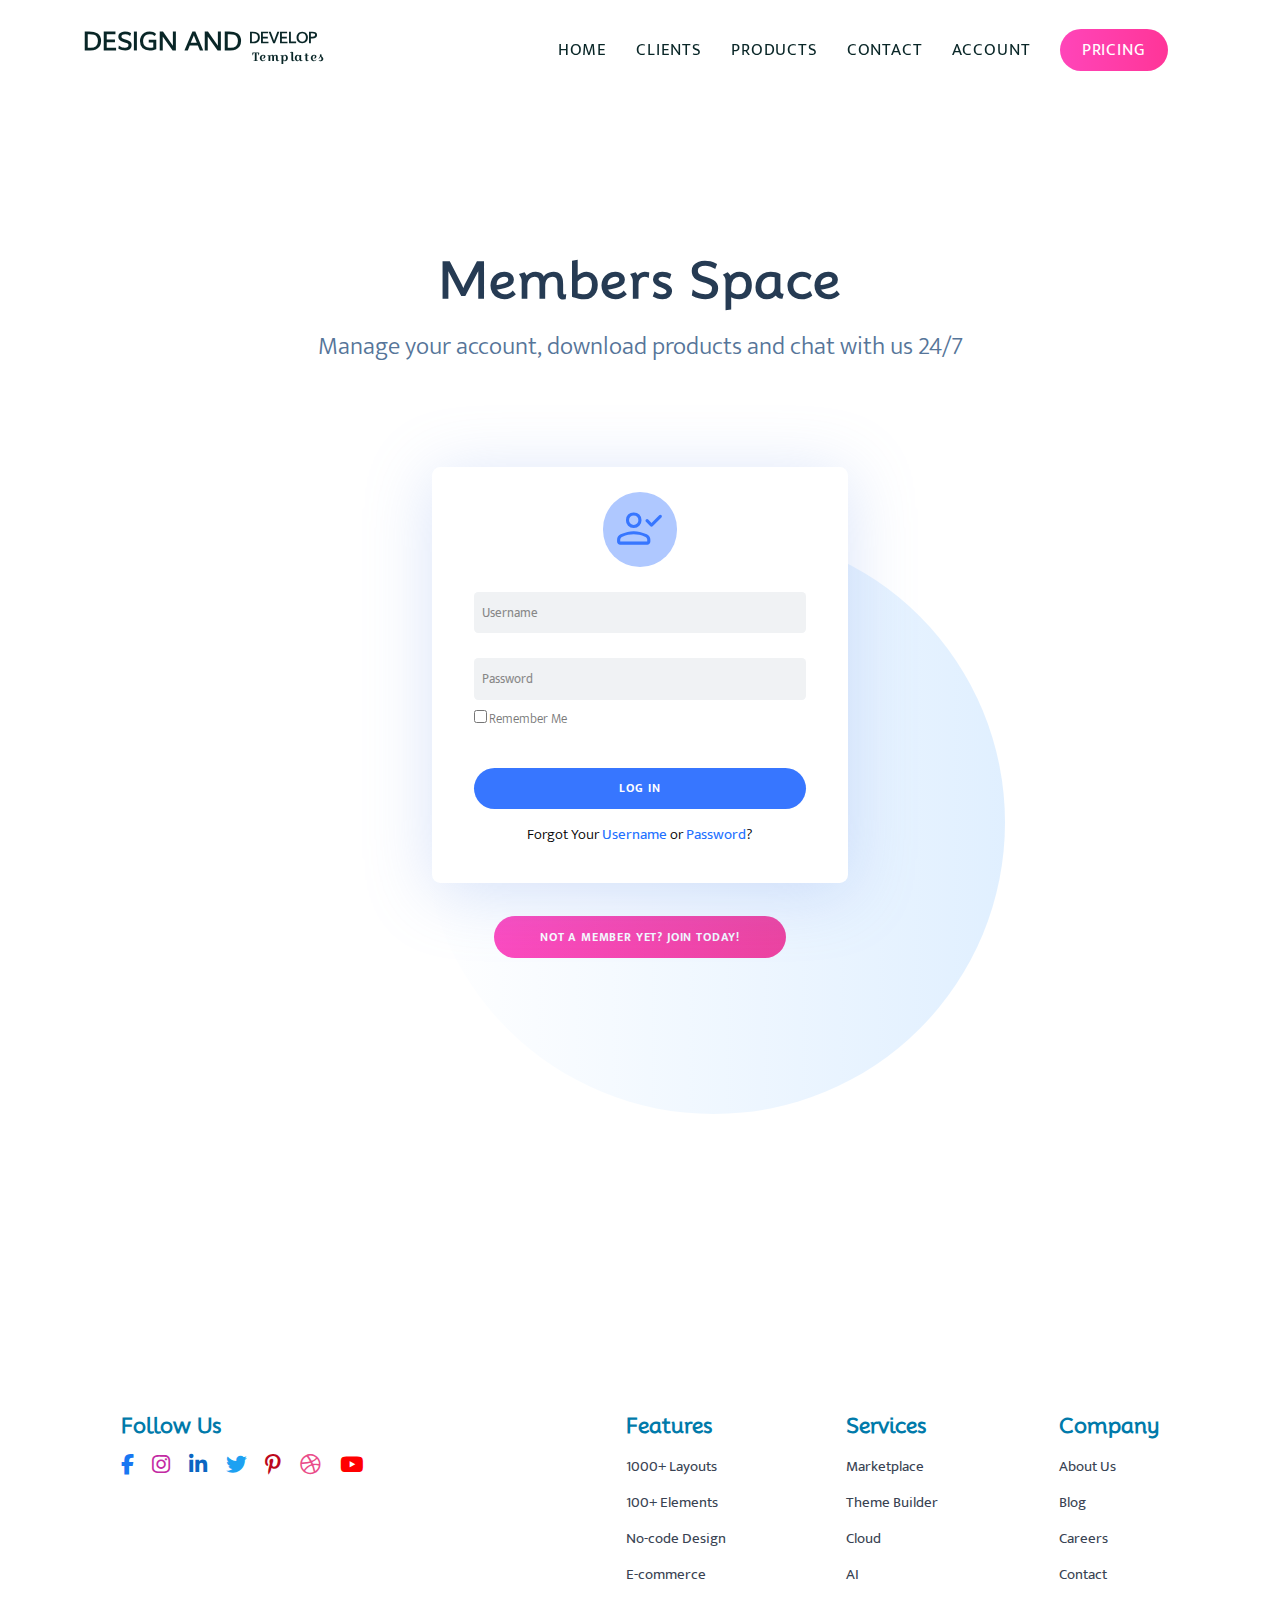
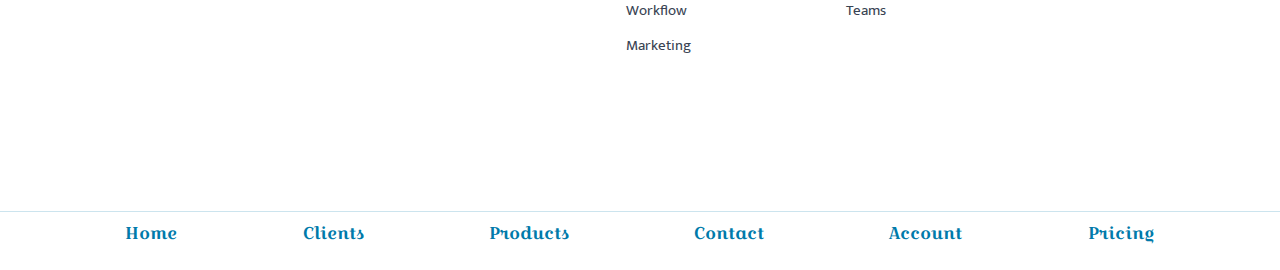
<file: HTML/account.html>
<!DOCTYPE html>
<html lang="en">
  <head>
    <meta charset="UTF-8" />
    <meta name="viewport" content="width=device-width, initial-scale=1.0" />
    <title>Pro Website</title>
    <link rel="stylesheet" href="../CSS/style.css" />
    <link rel="stylesheet" href="../CSS/account.css" />
    <link
      rel="stylesheet"
      href="https://cdnjs.cloudflare.com/ajax/libs/font-awesome/6.4.2/css/all.min.css"
    />
    <link rel="preconnect" href="https://fonts.googleapis.com" />
    <link rel="preconnect" href="https://fonts.gstatic.com" crossorigin />
    <link
      href="https://fonts.googleapis.com/css2?family=Croissant+One&family=Mooli&family=Mukta:wght@300;400;500;600;700&display=swap"
      rel="stylesheet"
    />
    <link
      rel="stylesheet"
      href="https://fonts.googleapis.com/css2?family=Material+Symbols+Rounded:opsz,wght,FILL,GRAD@24,400,1,0"
    />
  </head>
  <body>
    <div class="container">
      <nav class="navbar multi-page-nav">
        <a href="index.html">
          <div class="logo">
            <span>Design And <span>Develop</span></span>
            <span>Templates</span>
          </div>
        </a>

        <div class="menu-icon icon-pages">
          <div class="line line-1"></div>
          <div class="line line-2"></div>
        </div>

        <ul class="nav-items">
          <li class="nav-item">
            <a href="index.html" class="nav-link">Home</a>
            <div class="dropdown dropdown-1">
              <div class="dropdown-1-left">
                <h3>Features</h3>
                <div class="features-list">
                  <div class="features-list-item">
                    <i class="fa-solid fa-star"></i>
                    <span>All Features</span>
                  </div>
                  <div class="features-list-item">
                    <i class="fa-solid fa-boxes-stacked"></i>
                    <span>100+ Elements</span>
                  </div>
                  <div class="features-list-item">
                    <i class="fa-solid fa-file"></i>
                    <span>1000+ Layouts</span>
                  </div>
                  <div class="features-list-item">
                    <i class="fa-solid fa-pen-nib"></i>
                    <span>No-code Design</span>
                  </div>
                  <div class="features-list-item">
                    <i class="fa-solid fa-wrench"></i>
                    <span>Theme Builder</span>
                  </div>
                  <div class="features-list-item">
                    <i class="fa-solid fa-cart-shopping"></i>
                    <span>Ecommerce</span>
                  </div>
                  <div class="features-list-item">
                    <i class="fa-solid fa-network-wired"></i>
                    <span>Workflow</span>
                  </div>
                  <div class="features-list-item">
                    <i class="fa-solid fa-lightbulb"></i>
                    <span>Marketing</span>
                  </div>
                  <div class="features-list-item">
                    <i class="fa-solid fa-code"></i>
                    <span>Developers</span>
                  </div>
                  <div class="features-list-item">
                    <i class="fa-solid fa-desktop"></i>
                    <span>Site Examples</span>
                  </div>
                  <div class="features-list-item">
                    <i class="fa-solid fa-gears"></i>
                    <span>Integrations</span>
                  </div>
                </div>
              </div>
              <div class="dropdown-1-right">
                <h3>Services</h3>
                <div class="dropdown-services">
                  <div class="dropdown-service">
                    <i class="fa-solid fa-wrench"></i>
                    <div class="dropdown-service-item">
                      <span>Theme Builder</span>
                      <span>The #1 Theme Builder</span>
                    </div>
                  </div>
                  <div class="dropdown-service">
                    <i class="fa-solid fa-lightbulb"></i>
                    <div class="dropdown-service-item">
                      <span>Marketplace</span>
                      <span>Modules, layouts, Themes</span>
                    </div>
                  </div>
                  <div class="dropdown-service">
                    <i class="fa-solid fa-cloud"></i>
                    <div class="dropdown-service-item">
                      <span>Cloud</span>
                      <span>Cloud Storage for Designers</span>
                    </div>
                  </div>
                  <div class="dropdown-service">
                    <i class="fa-solid fa-brain"></i>
                    <div class="dropdown-service-item">
                      <span>AI</span>
                      <span>Build Websites with AI</span>
                    </div>
                  </div>
                  <div class="dropdown-service">
                    <i class="fa-solid fa-people-group"></i>
                    <div class="dropdown-service-item">
                      <span>Teams</span>
                      <span>Collaboration for Agencies</span>
                    </div>
                  </div>
                  <div class="dropdown-service">
                    <i class="fa-solid fa-globe"></i>
                    <div class="dropdown-service-item">
                      <span>Hosting</span>
                      <span>Fast Hosting of the Websites</span>
                    </div>
                  </div>
                  <div class="dropdown-service">
                    <i class="fa-solid fa-crown"></i>
                    <div class="dropdown-service-item">
                      <span>VIP</span>
                      <span>24/7 Support & Discounts</span>
                    </div>
                  </div>
                </div>
                <button type="button">Join Today</button>
              </div>
            </div>
          </li>
          <li class="nav-item">
            <a href="clients.html" class="nav-link">Clients</a>
            <div class="dropdown dropdown-2">
              <div class="clients-item">
                <i class="fa-regular fa-envelope"></i>
                <h3>Web Design Agencies</h3>
                <p>
                  Lorem ipsum dolor sit amet, consectetur adipisicing elit.
                  Alias, at porro natus tempore sed praesentium?
                </p>
              </div>
              <div class="clients-item">
                <i class="fa-solid fa-earth-americas"></i>
                <h3>Online Store Owners</h3>
                <p>
                  Lorem ipsum dolor sit amet, consectetur adipisicing elit.
                  Alias, at porro natus tempore sed praesentium?
                </p>
              </div>
              <div class="clients-item">
                <i class="fa-brands fa-sketch"></i>
                <h3>Web Design Freelancers</h3>
                <p>
                  Lorem ipsum dolor sit amet, consectetur adipisicing elit.
                  Alias, at porro natus tempore sed praesentium?
                </p>
              </div>
              <div class="clients-item">
                <i class="fa-solid fa-store"></i>
                <h3>Small Business Owners</h3>
                <p>
                  Lorem ipsum dolor sit amet, consectetur adipisicing elit.
                  Alias, at porro natus tempore sed praesentium?
                </p>
              </div>
            </div>
          </li>
          <li class="nav-item">
            <a href="products.html" class="nav-link">Products</a>
            <div class="dropdown dropdown-3">
              <div class="products">
                <div class="product">
                  <i class="fa-solid fa-wrench"></i>
                  <div>
                    <span>Theme & Page Builder</span>
                    <span>The #1 Theme and Visual Page Builder</span>
                  </div>
                </div>
                <div class="product">
                  <i class="fa-solid fa-file"></i>
                  <div>
                    <span>Page Builder Plugin</span>
                    <span>Themes and Layouts</span>
                  </div>
                </div>
                <div class="product">
                  <i class="fa-solid fa-book-open"></i>
                  <div>
                    <span>Extra Magazine Theme</span>
                    <span>The Best Theme for Blogger</span>
                  </div>
                </div>
                <div class="product">
                  <i class="fa-solid fa-envelope"></i>
                  <div>
                    <span>Bloom Email Opt-ins</span>
                    <span>The Ultimate Email Opt-in Plugin</span>
                  </div>
                </div>
                <div class="product">
                  <i class="fa-solid fa-hashtag"></i>
                  <div>
                    <span>Social Sharing</span>
                    <span>Promote Social Sharing</span>
                  </div>
                </div>
              </div>
              <button type="button">Join to Download</button>
            </div>
          </li>
          <li class="nav-item">
            <a href="contact.html" class="nav-link">Contact</a>
            <div class="dropdown dropdown-4">
              <div class="contact-options">
                <div>
                  <i class="fa-solid fa-envelope"></i>
                  <span>Get in Touch</span>
                </div>
                <div>
                  <i class="fa-solid fa-comments"></i>
                  <span>Chat with Sales</span>
                </div>
                <div>
                  <i class="fa-solid fa-user"></i>
                  <span>Accounts & Bills</span>
                </div>
                <div>
                  <i class="fa-solid fa-wrench"></i>
                  <span>Technical Support</span>
                </div>
                <div>
                  <i class="fa-solid fa-people-group"></i>
                  <span>Ask the Community</span>
                </div>
                <div>
                  <i class="fa-solid fa-file-lines"></i>
                  <span>Documentation</span>
                </div>
              </div>
              <button type="button">Chat with Us</button>
            </div>
          </li>
          <li class="nav-item">
            <a href="account.html" class="nav-link">Account</a>
            <div class="dropdown dropdown-5">
              <form class="account-form">
                <div class="account-input-group">
                  <input type="text" placeholder="Username" />
                  <input type="password" placeholder="Password" />
                </div>
                <div class="check">
                  <input type="checkbox" id="check" />
                  <label for="check">Remember Me</label>
                </div>
                <button type="button">Member Login</button>
                <p>
                  Forgot Your <span>Username</span> or <span>Password</span>?
                </p>
              </form>
            </div>
          </li>
          <li class="nav-item">
            <a href="pricing.html" class="nav-btn">Pricing</a>
          </li>
        </ul>
      </nav>

      <section class="account">
        <div class="account-wrapper">
          <div class="account-circle"></div>
          <div class="account-header">
            <h1>Members Space</h1>
            <h3>
              Manage your account, download products and chat with us 24/7
            </h3>
          </div>
          <div class="account-form-wrapper">
            <span class="material-symbols-rounded"> person_check </span>
            <form>
              <div class="account-inputs">
                <input type="text" placeholder="Username" />
                <input type="password" placeholder="Password" />
              </div>
              <div class="account-check">
                <input type="checkbox" id="account-check" />
                <label for="account-check">Remember Me</label>
              </div>
              <button type="button">Log in</button>
              <p>Forgot Your <span>Username</span> or <span>Password</span>?</p>
            </form>
          </div>
          <button type="button" class="btn-out">
            Not a member yet? Join today!
          </button>
        </div>
      </section>

      <footer>
        <div class="footer-content">
          <div class="footer-top">
            <div class="footer-social-media footer-item">
              <h3>Follow Us</h3>
              <div class="icons">
                <i class="fa-brands fa-facebook-f"></i>
                <i class="fa-brands fa-instagram"></i>
                <i class="fa-brands fa-linkedin-in"></i>
                <i class="fa-brands fa-twitter"></i>
                <i class="fa-brands fa-pinterest-p"></i>
                <i class="fa-brands fa-dribbble"></i>
                <i class="fa-brands fa-youtube"></i>
              </div>
            </div>
            <div class="footer-item">
              <h3>Features</h3>
              <a href="#">1000+ Layouts</a>
              <a href="#">100+ Elements</a>
              <a href="#">No-code Design</a>
              <a href="#">E-commerce</a>
              <a href="#">Workflow</a>
              <a href="#">Marketing</a>
            </div>
            <div class="footer-item">
              <h3>Services</h3>
              <a href="#">Marketplace</a>
              <a href="#">Theme Builder</a>
              <a href="#">Cloud</a>
              <a href="#">AI</a>
              <a href="#">Teams</a>
            </div>
            <div class="footer-item">
              <h3>Company</h3>
              <a href="#">About Us</a>
              <a href="#">Blog</a>
              <a href="#">Careers</a>
              <a href="#">Contact</a>
            </div>
          </div>
          <div class="footer-bottom">
            <a href="index.html">Home</a>
            <a href="clients.html">Clients</a>
            <a href="products.html">Products</a>
            <a href="contact.html">Contact</a>
            <a href="account.html">Account</a>
            <a href="pricing.html">Pricing</a>
          </div>
        </div>
      </footer>
    </div>
    <script src="../JS/script.js"></script>
  </body>
</html>
</file>
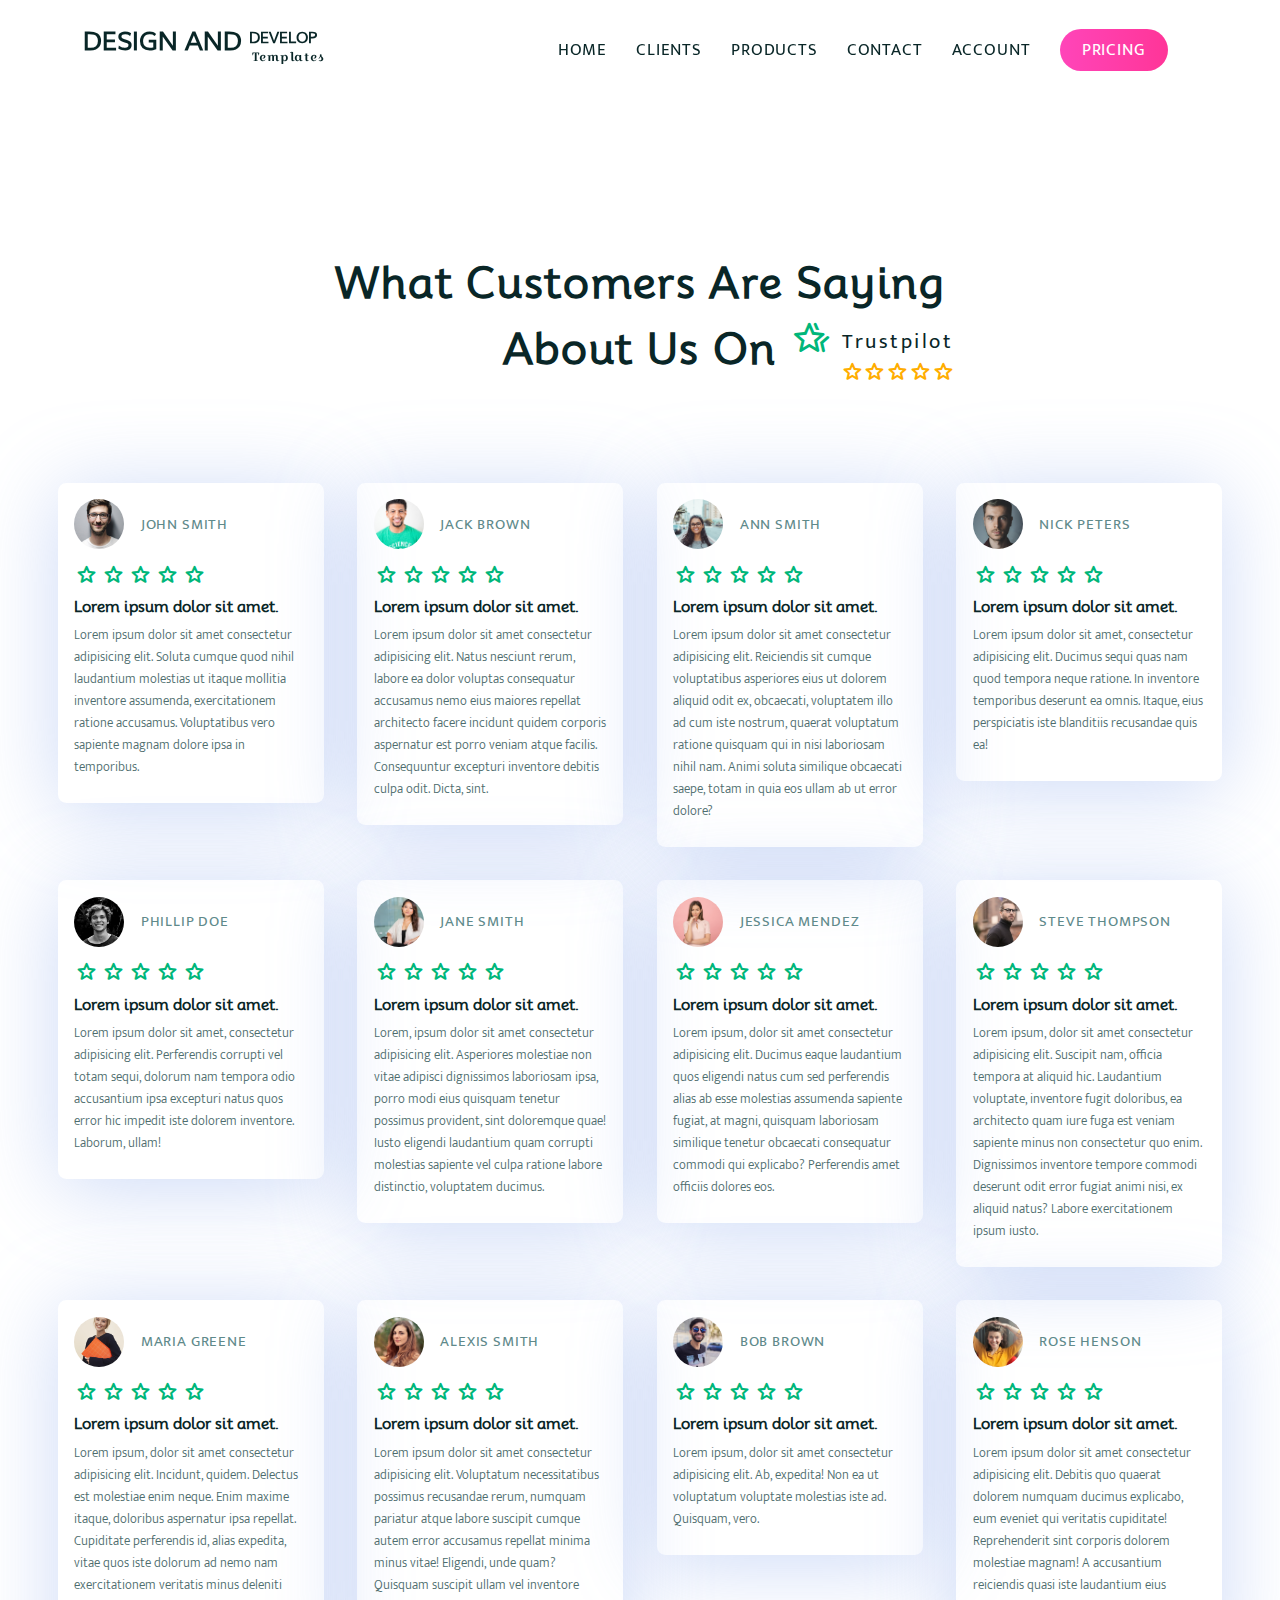
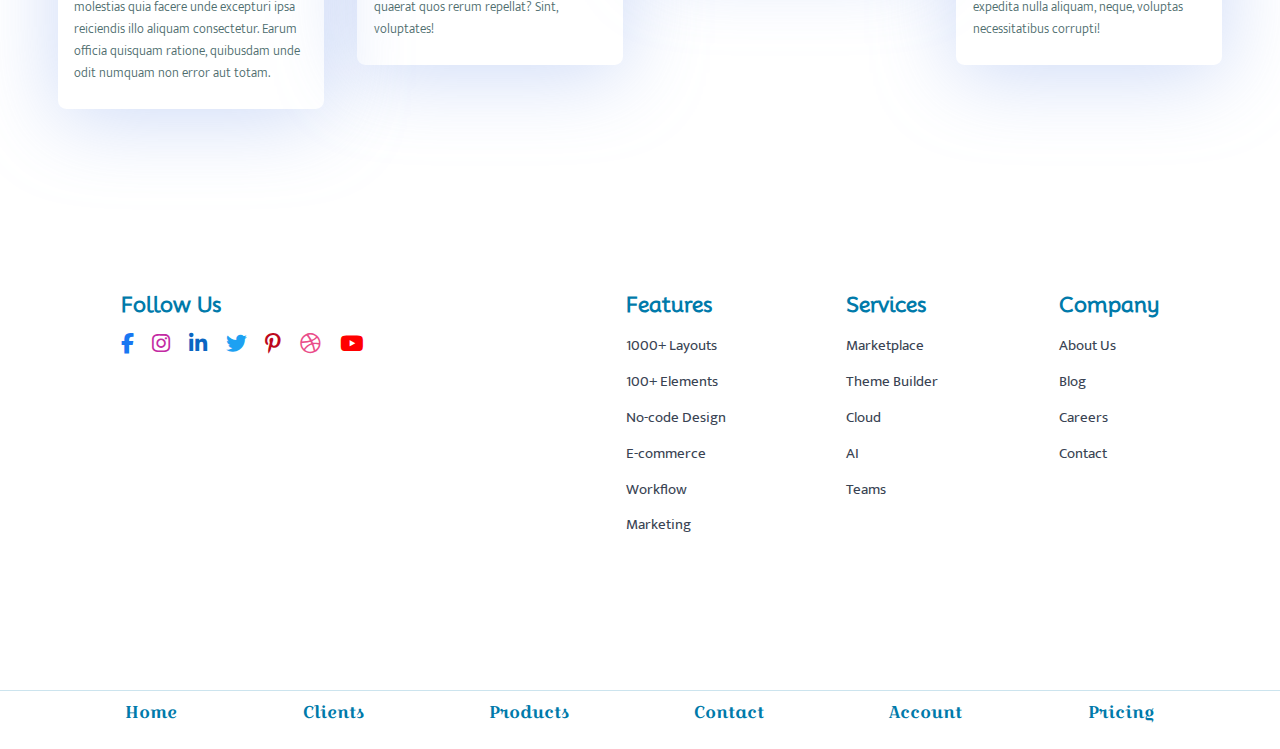
<file: HTML/clients.html>
<!DOCTYPE html>
<html lang="en">
  <head>
    <meta charset="UTF-8" />
    <meta name="viewport" content="width=device-width, initial-scale=1.0" />
    <title>Pro Website</title>
    <link rel="stylesheet" href="../CSS/style.css" />
    <link rel="stylesheet" href="../CSS/clients.css" />
    <link
      rel="stylesheet"
      href="https://cdnjs.cloudflare.com/ajax/libs/font-awesome/6.4.2/css/all.min.css"
    />
    <link rel="preconnect" href="https://fonts.googleapis.com" />
    <link rel="preconnect" href="https://fonts.gstatic.com" crossorigin />
    <link
      href="https://fonts.googleapis.com/css2?family=Croissant+One&family=Mooli&family=Mukta:wght@300;400;500;600;700&display=swap"
      rel="stylesheet"
    />
    <link
      rel="stylesheet"
      href="https://fonts.googleapis.com/css2?family=Material+Symbols+Rounded:opsz,wght,FILL,GRAD@24,400,1,0"
    />
  </head>
  <body>
    <div class="container">
      <nav class="navbar multi-page-nav">
        <a href="index.html">
          <div class="logo">
            <span>Design And <span>Develop</span></span>
            <span>Templates</span>
          </div>
        </a>

        <div class="menu-icon icon-pages">
          <div class="line line-1"></div>
          <div class="line line-2"></div>
        </div>

        <ul class="nav-items">
          <li class="nav-item">
            <a href="index.html" class="nav-link">Home</a>
            <div class="dropdown dropdown-1">
              <div class="dropdown-1-left">
                <h3>Features</h3>
                <div class="features-list">
                  <div class="features-list-item">
                    <i class="fa-solid fa-star"></i>
                    <span>All Features</span>
                  </div>
                  <div class="features-list-item">
                    <i class="fa-solid fa-boxes-stacked"></i>
                    <span>100+ Elements</span>
                  </div>
                  <div class="features-list-item">
                    <i class="fa-solid fa-file"></i>
                    <span>1000+ Layouts</span>
                  </div>
                  <div class="features-list-item">
                    <i class="fa-solid fa-pen-nib"></i>
                    <span>No-code Design</span>
                  </div>
                  <div class="features-list-item">
                    <i class="fa-solid fa-wrench"></i>
                    <span>Theme Builder</span>
                  </div>
                  <div class="features-list-item">
                    <i class="fa-solid fa-cart-shopping"></i>
                    <span>Ecommerce</span>
                  </div>
                  <div class="features-list-item">
                    <i class="fa-solid fa-network-wired"></i>
                    <span>Workflow</span>
                  </div>
                  <div class="features-list-item">
                    <i class="fa-solid fa-lightbulb"></i>
                    <span>Marketing</span>
                  </div>
                  <div class="features-list-item">
                    <i class="fa-solid fa-code"></i>
                    <span>Developers</span>
                  </div>
                  <div class="features-list-item">
                    <i class="fa-solid fa-desktop"></i>
                    <span>Site Examples</span>
                  </div>
                  <div class="features-list-item">
                    <i class="fa-solid fa-gears"></i>
                    <span>Integrations</span>
                  </div>
                </div>
              </div>
              <div class="dropdown-1-right">
                <h3>Services</h3>
                <div class="dropdown-services">
                  <div class="dropdown-service">
                    <i class="fa-solid fa-wrench"></i>
                    <div class="dropdown-service-item">
                      <span>Theme Builder</span>
                      <span>The #1 Theme Builder</span>
                    </div>
                  </div>
                  <div class="dropdown-service">
                    <i class="fa-solid fa-lightbulb"></i>
                    <div class="dropdown-service-item">
                      <span>Marketplace</span>
                      <span>Modules, layouts, Themes</span>
                    </div>
                  </div>
                  <div class="dropdown-service">
                    <i class="fa-solid fa-cloud"></i>
                    <div class="dropdown-service-item">
                      <span>Cloud</span>
                      <span>Cloud Storage for Designers</span>
                    </div>
                  </div>
                  <div class="dropdown-service">
                    <i class="fa-solid fa-brain"></i>
                    <div class="dropdown-service-item">
                      <span>AI</span>
                      <span>Build Websites with AI</span>
                    </div>
                  </div>
                  <div class="dropdown-service">
                    <i class="fa-solid fa-people-group"></i>
                    <div class="dropdown-service-item">
                      <span>Teams</span>
                      <span>Collaboration for Agencies</span>
                    </div>
                  </div>
                  <div class="dropdown-service">
                    <i class="fa-solid fa-globe"></i>
                    <div class="dropdown-service-item">
                      <span>Hosting</span>
                      <span>Fast Hosting of the Websites</span>
                    </div>
                  </div>
                  <div class="dropdown-service">
                    <i class="fa-solid fa-crown"></i>
                    <div class="dropdown-service-item">
                      <span>VIP</span>
                      <span>24/7 Support & Discounts</span>
                    </div>
                  </div>
                </div>
                <button type="button">Join Today</button>
              </div>
            </div>
          </li>
          <li class="nav-item">
            <a href="clients.html" class="nav-link">Clients</a>
            <div class="dropdown dropdown-2">
              <div class="clients-item">
                <i class="fa-regular fa-envelope"></i>
                <h3>Web Design Agencies</h3>
                <p>
                  Lorem ipsum dolor sit amet, consectetur adipisicing elit.
                  Alias, at porro natus tempore sed praesentium?
                </p>
              </div>
              <div class="clients-item">
                <i class="fa-solid fa-earth-americas"></i>
                <h3>Online Store Owners</h3>
                <p>
                  Lorem ipsum dolor sit amet, consectetur adipisicing elit.
                  Alias, at porro natus tempore sed praesentium?
                </p>
              </div>
              <div class="clients-item">
                <i class="fa-brands fa-sketch"></i>
                <h3>Web Design Freelancers</h3>
                <p>
                  Lorem ipsum dolor sit amet, consectetur adipisicing elit.
                  Alias, at porro natus tempore sed praesentium?
                </p>
              </div>
              <div class="clients-item">
                <i class="fa-solid fa-store"></i>
                <h3>Small Business Owners</h3>
                <p>
                  Lorem ipsum dolor sit amet, consectetur adipisicing elit.
                  Alias, at porro natus tempore sed praesentium?
                </p>
              </div>
            </div>
          </li>
          <li class="nav-item">
            <a href="products.html" class="nav-link">Products</a>
            <div class="dropdown dropdown-3">
              <div class="products">
                <div class="product">
                  <i class="fa-solid fa-wrench"></i>
                  <div>
                    <span>Theme & Page Builder</span>
                    <span>The #1 Theme and Visual Page Builder</span>
                  </div>
                </div>
                <div class="product">
                  <i class="fa-solid fa-file"></i>
                  <div>
                    <span>Page Builder Plugin</span>
                    <span>Themes and Layouts</span>
                  </div>
                </div>
                <div class="product">
                  <i class="fa-solid fa-book-open"></i>
                  <div>
                    <span>Extra Magazine Theme</span>
                    <span>The Best Theme for Blogger</span>
                  </div>
                </div>
                <div class="product">
                  <i class="fa-solid fa-envelope"></i>
                  <div>
                    <span>Bloom Email Opt-ins</span>
                    <span>The Ultimate Email Opt-in Plugin</span>
                  </div>
                </div>
                <div class="product">
                  <i class="fa-solid fa-hashtag"></i>
                  <div>
                    <span>Social Sharing</span>
                    <span>Promote Social Sharing</span>
                  </div>
                </div>
              </div>
              <button type="button">Join to Download</button>
            </div>
          </li>
          <li class="nav-item">
            <a href="contact.html" class="nav-link">Contact</a>
            <div class="dropdown dropdown-4">
              <div class="contact-options">
                <div>
                  <i class="fa-solid fa-envelope"></i>
                  <span>Get in Touch</span>
                </div>
                <div>
                  <i class="fa-solid fa-comments"></i>
                  <span>Chat with Sales</span>
                </div>
                <div>
                  <i class="fa-solid fa-user"></i>
                  <span>Accounts & Bills</span>
                </div>
                <div>
                  <i class="fa-solid fa-wrench"></i>
                  <span>Technical Support</span>
                </div>
                <div>
                  <i class="fa-solid fa-people-group"></i>
                  <span>Ask the Community</span>
                </div>
                <div>
                  <i class="fa-solid fa-file-lines"></i>
                  <span>Documentation</span>
                </div>
              </div>
              <button type="button">Chat with Us</button>
            </div>
          </li>
          <li class="nav-item">
            <a href="account.html" class="nav-link">Account</a>
            <div class="dropdown dropdown-5">
              <form class="account-form">
                <div class="account-input-group">
                  <input type="text" placeholder="Username" />
                  <input type="password" placeholder="Password" />
                </div>
                <div class="check">
                  <input type="checkbox" id="check" />
                  <label for="check">Remember Me</label>
                </div>
                <button type="button">Member Login</button>
                <p>
                  Forgot Your <span>Username</span> or <span>Password</span>?
                </p>
              </form>
            </div>
          </li>
          <li class="nav-item">
            <a href="pricing.html" class="nav-btn">Pricing</a>
          </li>
        </ul>
      </nav>

      <section class="testimonials">
        <div class="testimonials-header">
          <h1>What Customers Are Saying About Us On</h1>
          <div class="stars">
            <span class="material-symbols-rounded"> hotel_class </span>
            <div class="trustpilot">
              <span>Trustpilot</span>
              <div>
                <span class="material-symbols-rounded"> star </span>
                <span class="material-symbols-rounded"> star </span>
                <span class="material-symbols-rounded"> star </span>
                <span class="material-symbols-rounded"> star </span>
                <span class="material-symbols-rounded"> star </span>
              </div>
            </div>
          </div>
        </div>
        <div class="testimonials-wrapper">
          <div class="testimonial">
            <div class="testimonial-top">
              <img src="../images/client1.jpg" />
              <span>John Smith</span>
            </div>
            <div class="testimonial-body">
              <div>
                <span class="material-symbols-rounded"> star </span>
                <span class="material-symbols-rounded"> star </span>
                <span class="material-symbols-rounded"> star </span>
                <span class="material-symbols-rounded"> star </span>
                <span class="material-symbols-rounded"> star </span>
              </div>
              <p>Lorem ipsum dolor sit amet.</p>
              <p>
                Lorem ipsum dolor sit amet consectetur adipisicing elit. Soluta
                cumque quod nihil laudantium molestias ut itaque mollitia
                inventore assumenda, exercitationem ratione accusamus.
                Voluptatibus vero sapiente magnam dolore ipsa in temporibus.
              </p>
            </div>
          </div>
          <div class="testimonial">
            <div class="testimonial-top">
              <img src="../images/client2.jpg" />
              <span>Jack Brown</span>
            </div>
            <div class="testimonial-body">
              <div>
                <span class="material-symbols-rounded"> star </span>
                <span class="material-symbols-rounded"> star </span>
                <span class="material-symbols-rounded"> star </span>
                <span class="material-symbols-rounded"> star </span>
                <span class="material-symbols-rounded"> star </span>
              </div>
              <p>Lorem ipsum dolor sit amet.</p>
              <p>
                Lorem ipsum dolor sit amet consectetur adipisicing elit. Natus
                nesciunt rerum, labore ea dolor voluptas consequatur accusamus
                nemo eius maiores repellat architecto facere incidunt quidem
                corporis aspernatur est porro veniam atque facilis. Consequuntur
                excepturi inventore debitis culpa odit. Dicta, sint.
              </p>
            </div>
          </div>
          <div class="testimonial">
            <div class="testimonial-top">
              <img src="../images/client3.jpg" />
              <span>Ann Smith</span>
            </div>
            <div class="testimonial-body">
              <div>
                <span class="material-symbols-rounded"> star </span>
                <span class="material-symbols-rounded"> star </span>
                <span class="material-symbols-rounded"> star </span>
                <span class="material-symbols-rounded"> star </span>
                <span class="material-symbols-rounded"> star </span>
              </div>
              <p>Lorem ipsum dolor sit amet.</p>
              <p>
                Lorem ipsum dolor sit amet consectetur adipisicing elit.
                Reiciendis sit cumque voluptatibus asperiores eius ut dolorem
                aliquid odit ex, obcaecati, voluptatem illo ad cum iste nostrum,
                quaerat voluptatum ratione quisquam qui in nisi laboriosam nihil
                nam. Animi soluta similique obcaecati saepe, totam in quia eos
                ullam ab ut error dolore?
              </p>
            </div>
          </div>
          <div class="testimonial">
            <div class="testimonial-top">
              <img src="../images/client4.jpg" />
              <span>Nick Peters</span>
            </div>
            <div class="testimonial-body">
              <div>
                <span class="material-symbols-rounded"> star </span>
                <span class="material-symbols-rounded"> star </span>
                <span class="material-symbols-rounded"> star </span>
                <span class="material-symbols-rounded"> star </span>
                <span class="material-symbols-rounded"> star </span>
              </div>
              <p>Lorem ipsum dolor sit amet.</p>
              <p>
                Lorem ipsum dolor sit amet, consectetur adipisicing elit.
                Ducimus sequi quas nam quod tempora neque ratione. In inventore
                temporibus deserunt ea omnis. Itaque, eius perspiciatis iste
                blanditiis recusandae quis ea!
              </p>
            </div>
          </div>
          <div class="testimonial">
            <div class="testimonial-top">
              <img src="../images/client5.jpg" />
              <span>Phillip Doe</span>
            </div>
            <div class="testimonial-body">
              <div>
                <span class="material-symbols-rounded"> star </span>
                <span class="material-symbols-rounded"> star </span>
                <span class="material-symbols-rounded"> star </span>
                <span class="material-symbols-rounded"> star </span>
                <span class="material-symbols-rounded"> star </span>
              </div>
              <p>Lorem ipsum dolor sit amet.</p>
              <p>
                Lorem ipsum dolor sit amet, consectetur adipisicing elit.
                Perferendis corrupti vel totam sequi, dolorum nam tempora odio
                accusantium ipsa excepturi natus quos error hic impedit iste
                dolorem inventore. Laborum, ullam!
              </p>
            </div>
          </div>
          <div class="testimonial">
            <div class="testimonial-top">
              <img src="../images/client6.jpg" />
              <span>Jane Smith</span>
            </div>
            <div class="testimonial-body">
              <div>
                <span class="material-symbols-rounded"> star </span>
                <span class="material-symbols-rounded"> star </span>
                <span class="material-symbols-rounded"> star </span>
                <span class="material-symbols-rounded"> star </span>
                <span class="material-symbols-rounded"> star </span>
              </div>
              <p>Lorem ipsum dolor sit amet.</p>
              <p>
                Lorem, ipsum dolor sit amet consectetur adipisicing elit.
                Asperiores molestiae non vitae adipisci dignissimos laboriosam
                ipsa, porro modi eius quisquam tenetur possimus provident, sint
                doloremque quae! Iusto eligendi laudantium quam corrupti
                molestias sapiente vel culpa ratione labore distinctio,
                voluptatem ducimus.
              </p>
            </div>
          </div>
          <div class="testimonial">
            <div class="testimonial-top">
              <img src="../images/client7.jpg" />
              <span>Jessica Mendez</span>
            </div>
            <div class="testimonial-body">
              <div>
                <span class="material-symbols-rounded"> star </span>
                <span class="material-symbols-rounded"> star </span>
                <span class="material-symbols-rounded"> star </span>
                <span class="material-symbols-rounded"> star </span>
                <span class="material-symbols-rounded"> star </span>
              </div>
              <p>Lorem ipsum dolor sit amet.</p>
              <p>
                Lorem ipsum, dolor sit amet consectetur adipisicing elit.
                Ducimus eaque laudantium quos eligendi natus cum sed perferendis
                alias ab esse molestias assumenda sapiente fugiat, at magni,
                quisquam laboriosam similique tenetur obcaecati consequatur
                commodi qui explicabo? Perferendis amet officiis dolores eos.
              </p>
            </div>
          </div>
          <div class="testimonial">
            <div class="testimonial-top">
              <img src="../images/client8.jpg" />
              <span>Steve Thompson</span>
            </div>
            <div class="testimonial-body">
              <div>
                <span class="material-symbols-rounded"> star </span>
                <span class="material-symbols-rounded"> star </span>
                <span class="material-symbols-rounded"> star </span>
                <span class="material-symbols-rounded"> star </span>
                <span class="material-symbols-rounded"> star </span>
              </div>
              <p>Lorem ipsum dolor sit amet.</p>
              <p>
                Lorem ipsum, dolor sit amet consectetur adipisicing elit.
                Suscipit nam, officia tempora at aliquid hic. Laudantium
                voluptate, inventore fugit doloribus, ea architecto quam iure
                fuga est veniam sapiente minus non consectetur quo enim.
                Dignissimos inventore tempore commodi deserunt odit error fugiat
                animi nisi, ex aliquid natus? Labore exercitationem ipsum iusto.
              </p>
            </div>
          </div>
          <div class="testimonial">
            <div class="testimonial-top">
              <img src="../images/client9.jpg" />
              <span>Maria Greene</span>
            </div>
            <div class="testimonial-body">
              <div>
                <span class="material-symbols-rounded"> star </span>
                <span class="material-symbols-rounded"> star </span>
                <span class="material-symbols-rounded"> star </span>
                <span class="material-symbols-rounded"> star </span>
                <span class="material-symbols-rounded"> star </span>
              </div>
              <p>Lorem ipsum dolor sit amet.</p>
              <p>
                Lorem ipsum, dolor sit amet consectetur adipisicing elit.
                Incidunt, quidem. Delectus est molestiae enim neque. Enim maxime
                itaque, doloribus aspernatur ipsa repellat. Cupiditate
                perferendis id, alias expedita, vitae quos iste dolorum ad nemo
                nam exercitationem veritatis minus deleniti molestias quia
                facere unde excepturi ipsa reiciendis illo aliquam consectetur.
                Earum officia quisquam ratione, quibusdam unde odit numquam non
                error aut totam.
              </p>
            </div>
          </div>
          <div class="testimonial">
            <div class="testimonial-top">
              <img src="../images/client10.jpg" />
              <span>Alexis Smith</span>
            </div>
            <div class="testimonial-body">
              <div>
                <span class="material-symbols-rounded"> star </span>
                <span class="material-symbols-rounded"> star </span>
                <span class="material-symbols-rounded"> star </span>
                <span class="material-symbols-rounded"> star </span>
                <span class="material-symbols-rounded"> star </span>
              </div>
              <p>Lorem ipsum dolor sit amet.</p>
              <p>
                Lorem ipsum dolor sit amet consectetur adipisicing elit.
                Voluptatum necessitatibus possimus recusandae rerum, numquam
                pariatur atque labore suscipit cumque autem error accusamus
                repellat minima minus vitae! Eligendi, unde quam? Quisquam
                suscipit ullam vel inventore quaerat quos rerum repellat? Sint,
                voluptates!
              </p>
            </div>
          </div>
          <div class="testimonial">
            <div class="testimonial-top">
              <img src="../images/client11.jpg" />
              <span>Bob Brown</span>
            </div>
            <div class="testimonial-body">
              <div>
                <span class="material-symbols-rounded"> star </span>
                <span class="material-symbols-rounded"> star </span>
                <span class="material-symbols-rounded"> star </span>
                <span class="material-symbols-rounded"> star </span>
                <span class="material-symbols-rounded"> star </span>
              </div>
              <p>Lorem ipsum dolor sit amet.</p>
              <p>
                Lorem ipsum, dolor sit amet consectetur adipisicing elit. Ab,
                expedita! Non ea ut voluptatum voluptate molestias iste ad.
                Quisquam, vero.
              </p>
            </div>
          </div>
          <div class="testimonial">
            <div class="testimonial-top">
              <img src="../images/client12.jpg" />
              <span>Rose Henson</span>
            </div>
            <div class="testimonial-body">
              <div>
                <span class="material-symbols-rounded"> star </span>
                <span class="material-symbols-rounded"> star </span>
                <span class="material-symbols-rounded"> star </span>
                <span class="material-symbols-rounded"> star </span>
                <span class="material-symbols-rounded"> star </span>
              </div>
              <p>Lorem ipsum dolor sit amet.</p>
              <p>
                Lorem ipsum dolor sit amet consectetur adipisicing elit. Debitis
                quo quaerat dolorem numquam ducimus explicabo, eum eveniet qui
                veritatis cupiditate! Reprehenderit sint corporis dolorem
                molestiae magnam! A accusantium reiciendis quasi iste laudantium
                eius expedita nulla aliquam, neque, voluptas necessitatibus
                corrupti!
              </p>
            </div>
          </div>
        </div>
      </section>

      <footer>
        <div class="footer-content">
          <div class="footer-top">
            <div class="footer-social-media footer-item">
              <h3>Follow Us</h3>
              <div class="icons">
                <i class="fa-brands fa-facebook-f"></i>
                <i class="fa-brands fa-instagram"></i>
                <i class="fa-brands fa-linkedin-in"></i>
                <i class="fa-brands fa-twitter"></i>
                <i class="fa-brands fa-pinterest-p"></i>
                <i class="fa-brands fa-dribbble"></i>
                <i class="fa-brands fa-youtube"></i>
              </div>
            </div>
            <div class="footer-item">
              <h3>Features</h3>
              <a href="#">1000+ Layouts</a>
              <a href="#">100+ Elements</a>
              <a href="#">No-code Design</a>
              <a href="#">E-commerce</a>
              <a href="#">Workflow</a>
              <a href="#">Marketing</a>
            </div>
            <div class="footer-item">
              <h3>Services</h3>
              <a href="#">Marketplace</a>
              <a href="#">Theme Builder</a>
              <a href="#">Cloud</a>
              <a href="#">AI</a>
              <a href="#">Teams</a>
            </div>
            <div class="footer-item">
              <h3>Company</h3>
              <a href="#">About Us</a>
              <a href="#">Blog</a>
              <a href="#">Careers</a>
              <a href="#">Contact</a>
            </div>
          </div>
          <div class="footer-bottom">
            <a href="index.html">Home</a>
            <a href="clients.html">Clients</a>
            <a href="products.html">Products</a>
            <a href="contact.html">Contact</a>
            <a href="account.html">Account</a>
            <a href="pricing.html">Pricing</a>
          </div>
        </div>
      </footer>
    </div>
    <script src="../JS/script.js"></script>
  </body>
</html>
</file>
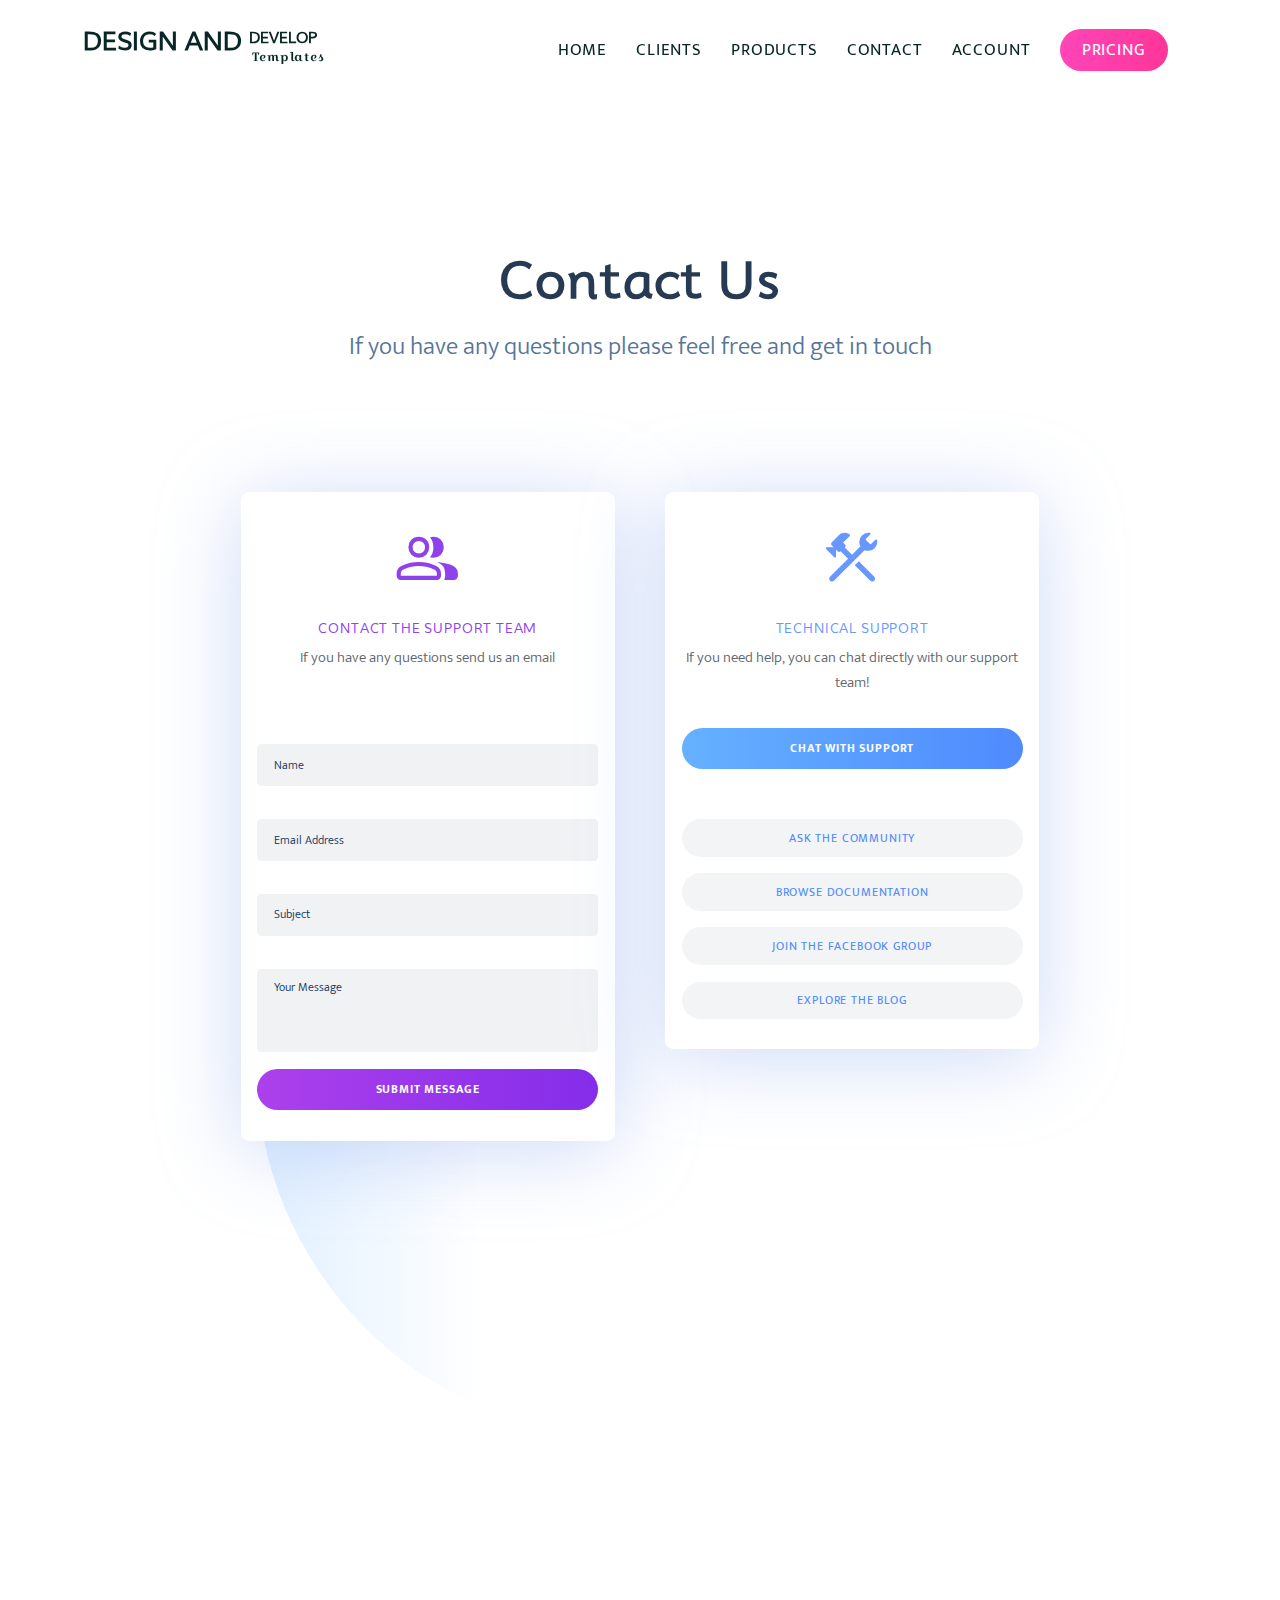
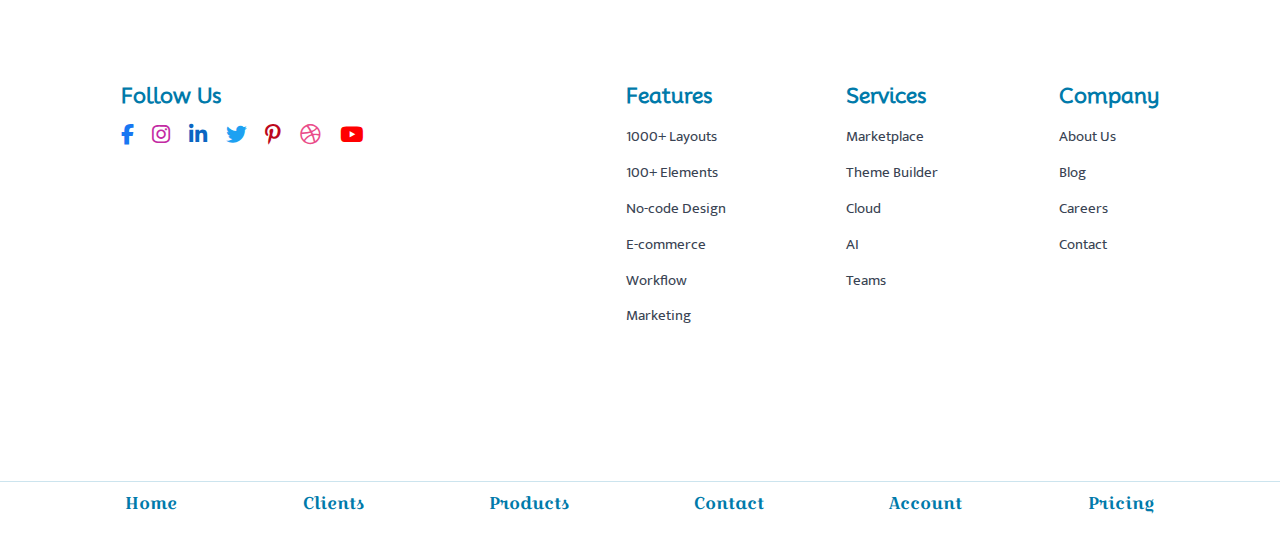
<file: HTML/contact.html>
<!DOCTYPE html>
<html lang="en">
  <head>
    <meta charset="UTF-8" />
    <meta name="viewport" content="width=device-width, initial-scale=1.0" />
    <title>Pro Website</title>
    <link rel="stylesheet" href="../CSS/style.css" />
    <link rel="stylesheet" href="../CSS/contact.css" />
    <link
      rel="stylesheet"
      href="https://cdnjs.cloudflare.com/ajax/libs/font-awesome/6.4.2/css/all.min.css"
    />
    <link rel="preconnect" href="https://fonts.googleapis.com" />
    <link rel="preconnect" href="https://fonts.gstatic.com" crossorigin />
    <link
      href="https://fonts.googleapis.com/css2?family=Croissant+One&family=Mooli&family=Mukta:wght@300;400;500;600;700&display=swap"
      rel="stylesheet"
    />
    <link
      rel="stylesheet"
      href="https://fonts.googleapis.com/css2?family=Material+Symbols+Rounded:opsz,wght,FILL,GRAD@24,400,1,0"
    />
  </head>
  <body>
    <div class="container">
      <nav class="navbar multi-page-nav">
        <a href="index.html">
          <div class="logo">
            <span>Design And <span>Develop</span></span>
            <span>Templates</span>
          </div>
        </a>

        <div class="menu-icon icon-pages">
          <div class="line line-1"></div>
          <div class="line line-2"></div>
        </div>

        <ul class="nav-items">
          <li class="nav-item">
            <a href="index.html" class="nav-link">Home</a>
            <div class="dropdown dropdown-1">
              <div class="dropdown-1-left">
                <h3>Features</h3>
                <div class="features-list">
                  <div class="features-list-item">
                    <i class="fa-solid fa-star"></i>
                    <span>All Features</span>
                  </div>
                  <div class="features-list-item">
                    <i class="fa-solid fa-boxes-stacked"></i>
                    <span>100+ Elements</span>
                  </div>
                  <div class="features-list-item">
                    <i class="fa-solid fa-file"></i>
                    <span>1000+ Layouts</span>
                  </div>
                  <div class="features-list-item">
                    <i class="fa-solid fa-pen-nib"></i>
                    <span>No-code Design</span>
                  </div>
                  <div class="features-list-item">
                    <i class="fa-solid fa-wrench"></i>
                    <span>Theme Builder</span>
                  </div>
                  <div class="features-list-item">
                    <i class="fa-solid fa-cart-shopping"></i>
                    <span>Ecommerce</span>
                  </div>
                  <div class="features-list-item">
                    <i class="fa-solid fa-network-wired"></i>
                    <span>Workflow</span>
                  </div>
                  <div class="features-list-item">
                    <i class="fa-solid fa-lightbulb"></i>
                    <span>Marketing</span>
                  </div>
                  <div class="features-list-item">
                    <i class="fa-solid fa-code"></i>
                    <span>Developers</span>
                  </div>
                  <div class="features-list-item">
                    <i class="fa-solid fa-desktop"></i>
                    <span>Site Examples</span>
                  </div>
                  <div class="features-list-item">
                    <i class="fa-solid fa-gears"></i>
                    <span>Integrations</span>
                  </div>
                </div>
              </div>
              <div class="dropdown-1-right">
                <h3>Services</h3>
                <div class="dropdown-services">
                  <div class="dropdown-service">
                    <i class="fa-solid fa-wrench"></i>
                    <div class="dropdown-service-item">
                      <span>Theme Builder</span>
                      <span>The #1 Theme Builder</span>
                    </div>
                  </div>
                  <div class="dropdown-service">
                    <i class="fa-solid fa-lightbulb"></i>
                    <div class="dropdown-service-item">
                      <span>Marketplace</span>
                      <span>Modules, layouts, Themes</span>
                    </div>
                  </div>
                  <div class="dropdown-service">
                    <i class="fa-solid fa-cloud"></i>
                    <div class="dropdown-service-item">
                      <span>Cloud</span>
                      <span>Cloud Storage for Designers</span>
                    </div>
                  </div>
                  <div class="dropdown-service">
                    <i class="fa-solid fa-brain"></i>
                    <div class="dropdown-service-item">
                      <span>AI</span>
                      <span>Build Websites with AI</span>
                    </div>
                  </div>
                  <div class="dropdown-service">
                    <i class="fa-solid fa-people-group"></i>
                    <div class="dropdown-service-item">
                      <span>Teams</span>
                      <span>Collaboration for Agencies</span>
                    </div>
                  </div>
                  <div class="dropdown-service">
                    <i class="fa-solid fa-globe"></i>
                    <div class="dropdown-service-item">
                      <span>Hosting</span>
                      <span>Fast Hosting of the Websites</span>
                    </div>
                  </div>
                  <div class="dropdown-service">
                    <i class="fa-solid fa-crown"></i>
                    <div class="dropdown-service-item">
                      <span>VIP</span>
                      <span>24/7 Support & Discounts</span>
                    </div>
                  </div>
                </div>
                <button type="button">Join Today</button>
              </div>
            </div>
          </li>
          <li class="nav-item">
            <a href="clients.html" class="nav-link">Clients</a>
            <div class="dropdown dropdown-2">
              <div class="clients-item">
                <i class="fa-regular fa-envelope"></i>
                <h3>Web Design Agencies</h3>
                <p>
                  Lorem ipsum dolor sit amet, consectetur adipisicing elit.
                  Alias, at porro natus tempore sed praesentium?
                </p>
              </div>
              <div class="clients-item">
                <i class="fa-solid fa-earth-americas"></i>
                <h3>Online Store Owners</h3>
                <p>
                  Lorem ipsum dolor sit amet, consectetur adipisicing elit.
                  Alias, at porro natus tempore sed praesentium?
                </p>
              </div>
              <div class="clients-item">
                <i class="fa-brands fa-sketch"></i>
                <h3>Web Design Freelancers</h3>
                <p>
                  Lorem ipsum dolor sit amet, consectetur adipisicing elit.
                  Alias, at porro natus tempore sed praesentium?
                </p>
              </div>
              <div class="clients-item">
                <i class="fa-solid fa-store"></i>
                <h3>Small Business Owners</h3>
                <p>
                  Lorem ipsum dolor sit amet, consectetur adipisicing elit.
                  Alias, at porro natus tempore sed praesentium?
                </p>
              </div>
            </div>
          </li>
          <li class="nav-item">
            <a href="products.html" class="nav-link">Products</a>
            <div class="dropdown dropdown-3">
              <div class="products">
                <div class="product">
                  <i class="fa-solid fa-wrench"></i>
                  <div>
                    <span>Theme & Page Builder</span>
                    <span>The #1 Theme and Visual Page Builder</span>
                  </div>
                </div>
                <div class="product">
                  <i class="fa-solid fa-file"></i>
                  <div>
                    <span>Page Builder Plugin</span>
                    <span>Themes and Layouts</span>
                  </div>
                </div>
                <div class="product">
                  <i class="fa-solid fa-book-open"></i>
                  <div>
                    <span>Extra Magazine Theme</span>
                    <span>The Best Theme for Blogger</span>
                  </div>
                </div>
                <div class="product">
                  <i class="fa-solid fa-envelope"></i>
                  <div>
                    <span>Bloom Email Opt-ins</span>
                    <span>The Ultimate Email Opt-in Plugin</span>
                  </div>
                </div>
                <div class="product">
                  <i class="fa-solid fa-hashtag"></i>
                  <div>
                    <span>Social Sharing</span>
                    <span>Promote Social Sharing</span>
                  </div>
                </div>
              </div>
              <button type="button">Join to Download</button>
            </div>
          </li>
          <li class="nav-item">
            <a href="contact.html" class="nav-link">Contact</a>
            <div class="dropdown dropdown-4">
              <div class="contact-options">
                <div>
                  <i class="fa-solid fa-envelope"></i>
                  <span>Get in Touch</span>
                </div>
                <div>
                  <i class="fa-solid fa-comments"></i>
                  <span>Chat with Sales</span>
                </div>
                <div>
                  <i class="fa-solid fa-user"></i>
                  <span>Accounts & Bills</span>
                </div>
                <div>
                  <i class="fa-solid fa-wrench"></i>
                  <span>Technical Support</span>
                </div>
                <div>
                  <i class="fa-solid fa-people-group"></i>
                  <span>Ask the Community</span>
                </div>
                <div>
                  <i class="fa-solid fa-file-lines"></i>
                  <span>Documentation</span>
                </div>
              </div>
              <button type="button">Chat with Us</button>
            </div>
          </li>
          <li class="nav-item">
            <a href="account.html" class="nav-link">Account</a>
            <div class="dropdown dropdown-5">
              <form class="account-form">
                <div class="account-input-group">
                  <input type="text" placeholder="Username" />
                  <input type="password" placeholder="Password" />
                </div>
                <div class="check">
                  <input type="checkbox" id="check" />
                  <label for="check">Remember Me</label>
                </div>
                <button type="button">Member Login</button>
                <p>
                  Forgot Your <span>Username</span> or <span>Password</span>?
                </p>
              </form>
            </div>
          </li>
          <li class="nav-item">
            <a href="pricing.html" class="nav-btn">Pricing</a>
          </li>
        </ul>
      </nav>

      <section class="contact">
        <div class="contact-wrapper">
          <div class="contact-circle"></div>
          <div class="contact-header">
            <h1>Contact Us</h1>
            <h3>If you have any questions please feel free and get in touch</h3>
          </div>
          <div class="contact-content">
            <div class="contact-form-wrapper">
              <span class="material-symbols-rounded"> group </span>
              <h4>Contact the Support Team</h4>
              <p>If you have any questions send us an email</p>
              <form>
                <input type="text" placeholder="Name" />
                <input type="email" placeholder="Email Address" />
                <input type="text" placeholder="Subject" />
                <textarea placeholder="Your Message"></textarea>
                <button type="button">Submit Message</button>
              </form>
            </div>
            <div class="contact-support-wrapper">
              <span class="material-symbols-rounded"> construction </span>
              <h4>Technical Support</h4>
              <p>
                If you need help, you can chat directly with our support team!
              </p>
              <button type="button" class="chat-btn">Chat with Support</button>
              <div class="support-list">
                <button type="button" class="support-list-btn">
                  Ask the Community
                </button>
                <button type="button" class="support-list-btn">
                  Browse Documentation
                </button>
                <button type="button" class="support-list-btn">
                  Join the Facebook Group
                </button>
                <button type="button" class="support-list-btn">
                  Explore the Blog
                </button>
              </div>
            </div>
          </div>
        </div>
      </section>

      <footer>
        <div class="footer-content">
          <div class="footer-top">
            <div class="footer-social-media footer-item">
              <h3>Follow Us</h3>
              <div class="icons">
                <i class="fa-brands fa-facebook-f"></i>
                <i class="fa-brands fa-instagram"></i>
                <i class="fa-brands fa-linkedin-in"></i>
                <i class="fa-brands fa-twitter"></i>
                <i class="fa-brands fa-pinterest-p"></i>
                <i class="fa-brands fa-dribbble"></i>
                <i class="fa-brands fa-youtube"></i>
              </div>
            </div>
            <div class="footer-item">
              <h3>Features</h3>
              <a href="#">1000+ Layouts</a>
              <a href="#">100+ Elements</a>
              <a href="#">No-code Design</a>
              <a href="#">E-commerce</a>
              <a href="#">Workflow</a>
              <a href="#">Marketing</a>
            </div>
            <div class="footer-item">
              <h3>Services</h3>
              <a href="#">Marketplace</a>
              <a href="#">Theme Builder</a>
              <a href="#">Cloud</a>
              <a href="#">AI</a>
              <a href="#">Teams</a>
            </div>
            <div class="footer-item">
              <h3>Company</h3>
              <a href="#">About Us</a>
              <a href="#">Blog</a>
              <a href="#">Careers</a>
              <a href="#">Contact</a>
            </div>
          </div>
          <div class="footer-bottom">
            <a href="index.html">Home</a>
            <a href="clients.html">Clients</a>
            <a href="products.html">Products</a>
            <a href="contact.html">Contact</a>
            <a href="account.html">Account</a>
            <a href="pricing.html">Pricing</a>
          </div>
        </div>
      </footer>
    </div>
    <script src="../JS/script.js"></script>
  </body>
</html>
</file>
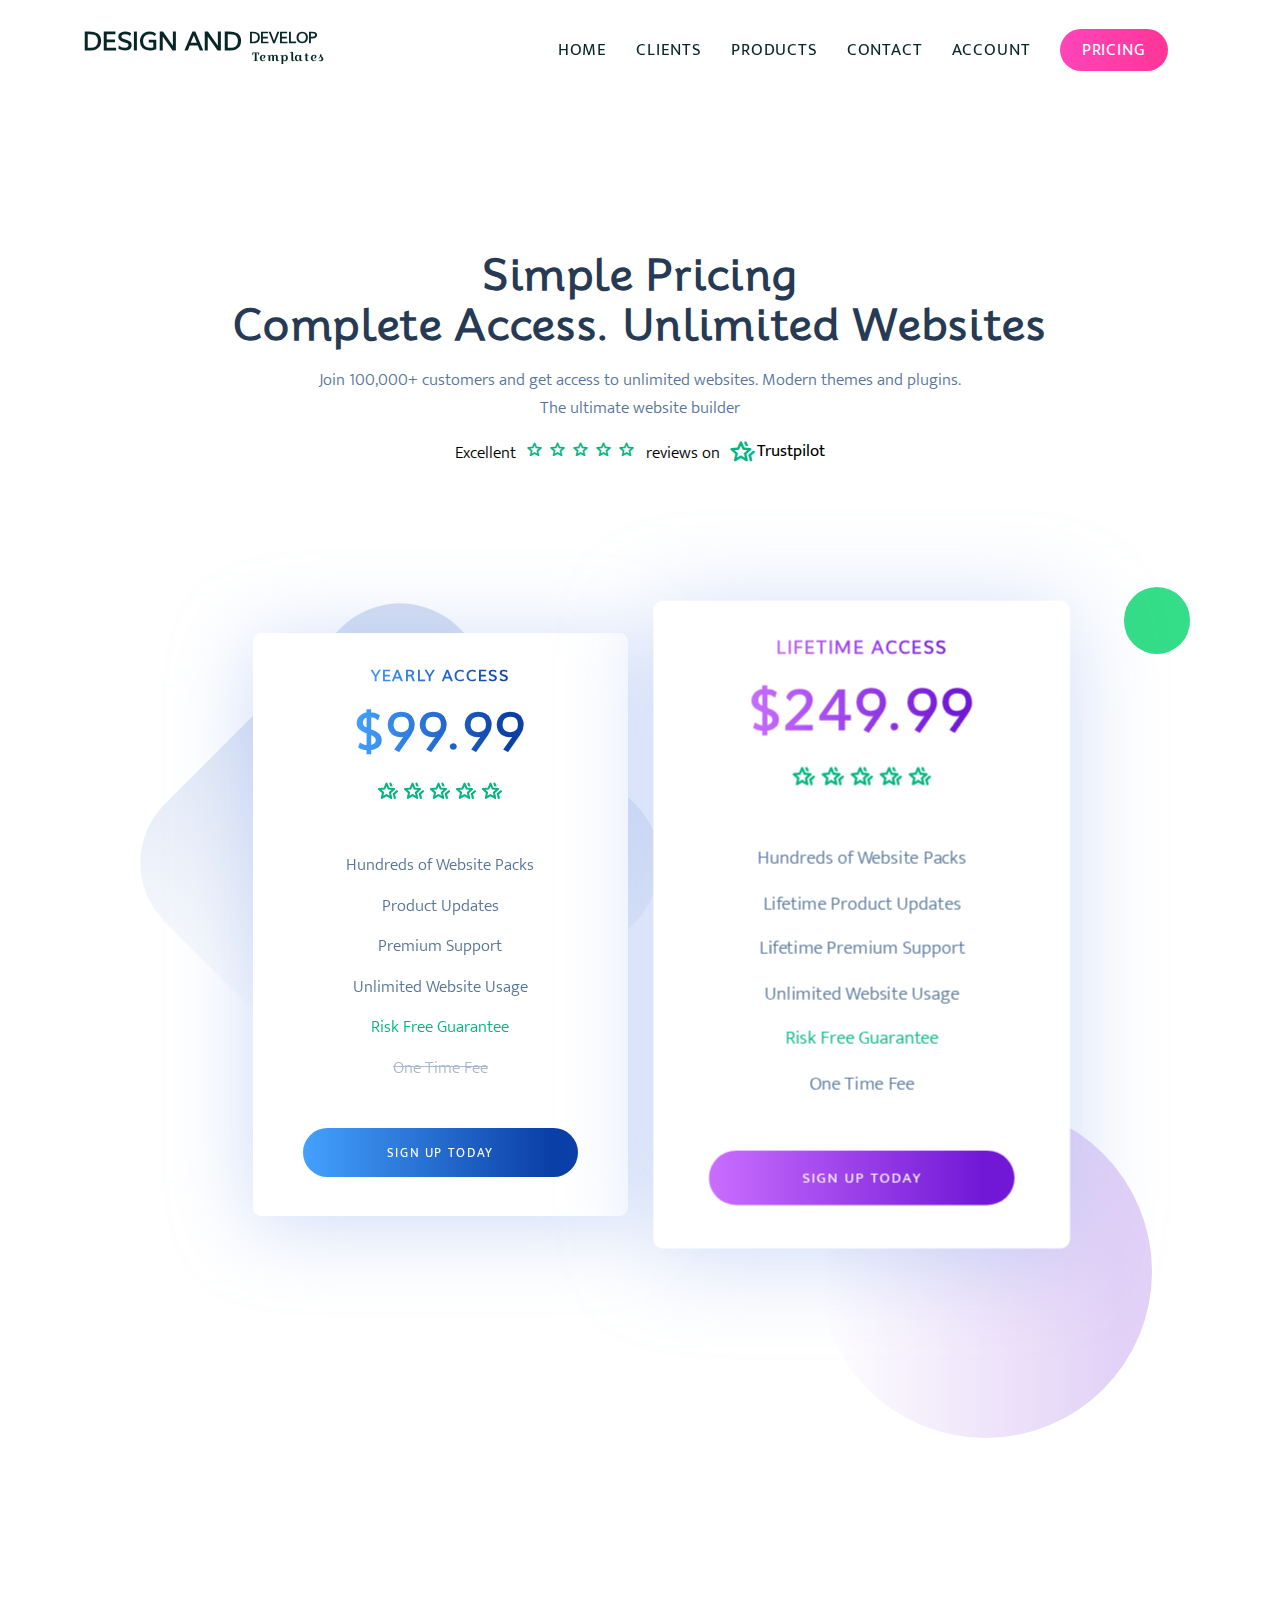
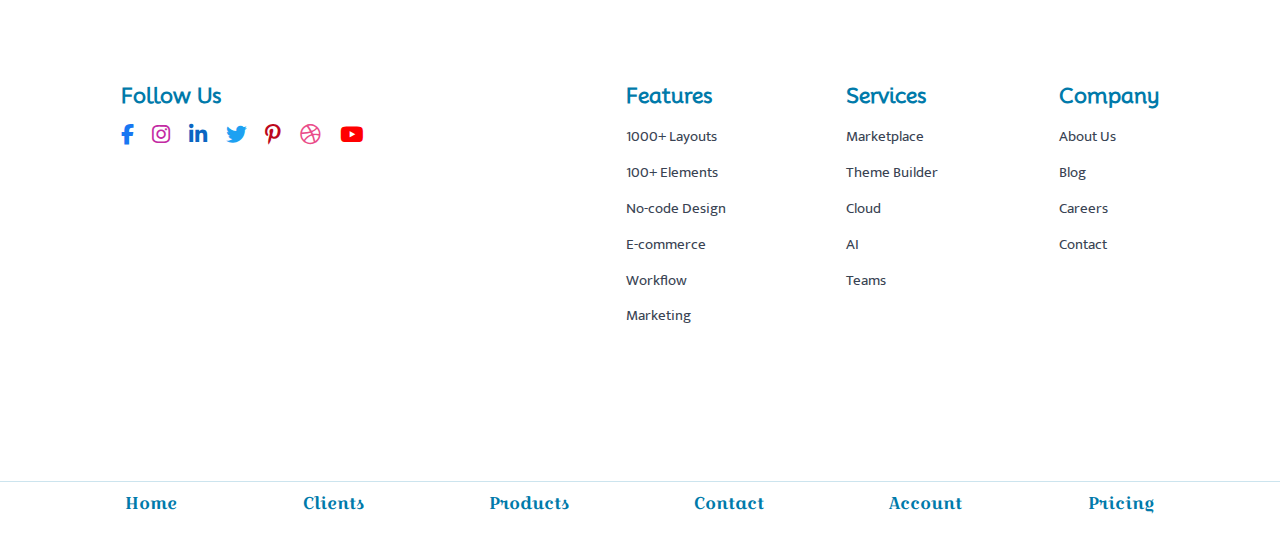
<file: HTML/pricing.html>
<!DOCTYPE html>
<html lang="en">
  <head>
    <meta charset="UTF-8" />
    <meta name="viewport" content="width=device-width, initial-scale=1.0" />
    <title>Pro Website</title>
    <link rel="stylesheet" href="../CSS/style.css" />
    <link rel="stylesheet" href="../CSS/pricing.css" />
    <link
      rel="stylesheet"
      href="https://cdnjs.cloudflare.com/ajax/libs/font-awesome/6.4.2/css/all.min.css"
    />
    <link rel="preconnect" href="https://fonts.googleapis.com" />
    <link rel="preconnect" href="https://fonts.gstatic.com" crossorigin />
    <link
      href="https://fonts.googleapis.com/css2?family=Croissant+One&family=Mooli&family=Mukta:wght@300;400;500;600;700&display=swap"
      rel="stylesheet"
    />
    <link
      rel="stylesheet"
      href="https://fonts.googleapis.com/css2?family=Material+Symbols+Rounded:opsz,wght,FILL,GRAD@24,400,1,0"
    />
  </head>
  <body>
    <div class="container">
      <nav class="navbar multi-page-nav">
        <a href="index.html">
          <div class="logo">
            <span>Design And <span>Develop</span></span>
            <span>Templates</span>
          </div>
        </a>

        <div class="menu-icon icon-pages">
          <div class="line line-1"></div>
          <div class="line line-2"></div>
        </div>

        <ul class="nav-items">
          <li class="nav-item">
            <a href="index.html" class="nav-link">Home</a>
            <div class="dropdown dropdown-1">
              <div class="dropdown-1-left">
                <h3>Features</h3>
                <div class="features-list">
                  <div class="features-list-item">
                    <i class="fa-solid fa-star"></i>
                    <span>All Features</span>
                  </div>
                  <div class="features-list-item">
                    <i class="fa-solid fa-boxes-stacked"></i>
                    <span>100+ Elements</span>
                  </div>
                  <div class="features-list-item">
                    <i class="fa-solid fa-file"></i>
                    <span>1000+ Layouts</span>
                  </div>
                  <div class="features-list-item">
                    <i class="fa-solid fa-pen-nib"></i>
                    <span>No-code Design</span>
                  </div>
                  <div class="features-list-item">
                    <i class="fa-solid fa-wrench"></i>
                    <span>Theme Builder</span>
                  </div>
                  <div class="features-list-item">
                    <i class="fa-solid fa-cart-shopping"></i>
                    <span>Ecommerce</span>
                  </div>
                  <div class="features-list-item">
                    <i class="fa-solid fa-network-wired"></i>
                    <span>Workflow</span>
                  </div>
                  <div class="features-list-item">
                    <i class="fa-solid fa-lightbulb"></i>
                    <span>Marketing</span>
                  </div>
                  <div class="features-list-item">
                    <i class="fa-solid fa-code"></i>
                    <span>Developers</span>
                  </div>
                  <div class="features-list-item">
                    <i class="fa-solid fa-desktop"></i>
                    <span>Site Examples</span>
                  </div>
                  <div class="features-list-item">
                    <i class="fa-solid fa-gears"></i>
                    <span>Integrations</span>
                  </div>
                </div>
              </div>
              <div class="dropdown-1-right">
                <h3>Services</h3>
                <div class="dropdown-services">
                  <div class="dropdown-service">
                    <i class="fa-solid fa-wrench"></i>
                    <div class="dropdown-service-item">
                      <span>Theme Builder</span>
                      <span>The #1 Theme Builder</span>
                    </div>
                  </div>
                  <div class="dropdown-service">
                    <i class="fa-solid fa-lightbulb"></i>
                    <div class="dropdown-service-item">
                      <span>Marketplace</span>
                      <span>Modules, layouts, Themes</span>
                    </div>
                  </div>
                  <div class="dropdown-service">
                    <i class="fa-solid fa-cloud"></i>
                    <div class="dropdown-service-item">
                      <span>Cloud</span>
                      <span>Cloud Storage for Designers</span>
                    </div>
                  </div>
                  <div class="dropdown-service">
                    <i class="fa-solid fa-brain"></i>
                    <div class="dropdown-service-item">
                      <span>AI</span>
                      <span>Build Websites with AI</span>
                    </div>
                  </div>
                  <div class="dropdown-service">
                    <i class="fa-solid fa-people-group"></i>
                    <div class="dropdown-service-item">
                      <span>Teams</span>
                      <span>Collaboration for Agencies</span>
                    </div>
                  </div>
                  <div class="dropdown-service">
                    <i class="fa-solid fa-globe"></i>
                    <div class="dropdown-service-item">
                      <span>Hosting</span>
                      <span>Fast Hosting of the Websites</span>
                    </div>
                  </div>
                  <div class="dropdown-service">
                    <i class="fa-solid fa-crown"></i>
                    <div class="dropdown-service-item">
                      <span>VIP</span>
                      <span>24/7 Support & Discounts</span>
                    </div>
                  </div>
                </div>
                <button type="button">Join Today</button>
              </div>
            </div>
          </li>
          <li class="nav-item">
            <a href="clients.html" class="nav-link">Clients</a>
            <div class="dropdown dropdown-2">
              <div class="clients-item">
                <i class="fa-regular fa-envelope"></i>
                <h3>Web Design Agencies</h3>
                <p>
                  Lorem ipsum dolor sit amet, consectetur adipisicing elit.
                  Alias, at porro natus tempore sed praesentium?
                </p>
              </div>
              <div class="clients-item">
                <i class="fa-solid fa-earth-americas"></i>
                <h3>Online Store Owners</h3>
                <p>
                  Lorem ipsum dolor sit amet, consectetur adipisicing elit.
                  Alias, at porro natus tempore sed praesentium?
                </p>
              </div>
              <div class="clients-item">
                <i class="fa-brands fa-sketch"></i>
                <h3>Web Design Freelancers</h3>
                <p>
                  Lorem ipsum dolor sit amet, consectetur adipisicing elit.
                  Alias, at porro natus tempore sed praesentium?
                </p>
              </div>
              <div class="clients-item">
                <i class="fa-solid fa-store"></i>
                <h3>Small Business Owners</h3>
                <p>
                  Lorem ipsum dolor sit amet, consectetur adipisicing elit.
                  Alias, at porro natus tempore sed praesentium?
                </p>
              </div>
            </div>
          </li>
          <li class="nav-item">
            <a href="products.html" class="nav-link">Products</a>
            <div class="dropdown dropdown-3">
              <div class="products">
                <div class="product">
                  <i class="fa-solid fa-wrench"></i>
                  <div>
                    <span>Theme & Page Builder</span>
                    <span>The #1 Theme and Visual Page Builder</span>
                  </div>
                </div>
                <div class="product">
                  <i class="fa-solid fa-file"></i>
                  <div>
                    <span>Page Builder Plugin</span>
                    <span>Themes and Layouts</span>
                  </div>
                </div>
                <div class="product">
                  <i class="fa-solid fa-book-open"></i>
                  <div>
                    <span>Extra Magazine Theme</span>
                    <span>The Best Theme for Blogger</span>
                  </div>
                </div>
                <div class="product">
                  <i class="fa-solid fa-envelope"></i>
                  <div>
                    <span>Bloom Email Opt-ins</span>
                    <span>The Ultimate Email Opt-in Plugin</span>
                  </div>
                </div>
                <div class="product">
                  <i class="fa-solid fa-hashtag"></i>
                  <div>
                    <span>Social Sharing</span>
                    <span>Promote Social Sharing</span>
                  </div>
                </div>
              </div>
              <button type="button">Join to Download</button>
            </div>
          </li>
          <li class="nav-item">
            <a href="contact.html" class="nav-link">Contact</a>
            <div class="dropdown dropdown-4">
              <div class="contact-options">
                <div>
                  <i class="fa-solid fa-envelope"></i>
                  <span>Get in Touch</span>
                </div>
                <div>
                  <i class="fa-solid fa-comments"></i>
                  <span>Chat with Sales</span>
                </div>
                <div>
                  <i class="fa-solid fa-user"></i>
                  <span>Accounts & Bills</span>
                </div>
                <div>
                  <i class="fa-solid fa-wrench"></i>
                  <span>Technical Support</span>
                </div>
                <div>
                  <i class="fa-solid fa-people-group"></i>
                  <span>Ask the Community</span>
                </div>
                <div>
                  <i class="fa-solid fa-file-lines"></i>
                  <span>Documentation</span>
                </div>
              </div>
              <button type="button">Chat with Us</button>
            </div>
          </li>
          <li class="nav-item">
            <a href="account.html" class="nav-link">Account</a>
            <div class="dropdown dropdown-5">
              <form class="account-form">
                <div class="account-input-group">
                  <input type="text" placeholder="Username" />
                  <input type="password" placeholder="Password" />
                </div>
                <div class="check">
                  <input type="checkbox" id="check" />
                  <label for="check">Remember Me</label>
                </div>
                <button type="button">Member Login</button>
                <p>
                  Forgot Your <span>Username</span> or <span>Password</span>?
                </p>
              </form>
            </div>
          </li>
          <li class="nav-item">
            <a href="pricing.html" class="nav-btn">Pricing</a>
          </li>
        </ul>
      </nav>

      <section class="pricing">
        <div class="pricing-wrapper">
          <div class="pricing-shapes">
            <div class="pricing-rectangle"></div>
            <div class="pricing-small-circle"></div>
            <div class="pricing-large-circle"></div>
          </div>
          <div class="pricing-header">
            <h1>Simple Pricing</h1>
            <h1>Complete Access. Unlimited Websites</h1>
            <h3>
              Join 100,000+ customers and get access to unlimited websites.
              Modern themes and plugins. The ultimate website builder
            </h3>
            <div class="reviews">
              <p>Excellent</p>
              <div class="pricing-stars">
                <span class="material-symbols-rounded"> star </span>
                <span class="material-symbols-rounded"> star </span>
                <span class="material-symbols-rounded"> star </span>
                <span class="material-symbols-rounded"> star </span>
                <span class="material-symbols-rounded"> star </span>
              </div>
              <p>reviews on</p>
              <div class="pricing-trustpilot">
                <span class="material-symbols-rounded"> hotel_class </span>
                <span>Trustpilot</span>
              </div>
            </div>
          </div>
          <div class="pricing-cards">
            <div class="pricing-card pricing-card-left">
              <div class="pricing-card-top">
                <h3>Yearly Access</h3>
                <h1>$99.99</h1>
                <div class="pricing-card-stars">
                  <span class="material-symbols-rounded"> hotel_class </span>
                  <span class="material-symbols-rounded"> hotel_class </span>
                  <span class="material-symbols-rounded"> hotel_class </span>
                  <span class="material-symbols-rounded"> hotel_class </span>
                  <span class="material-symbols-rounded"> hotel_class </span>
                </div>
              </div>
              <ul class="pricing-card-list">
                <li>Hundreds of Website Packs</li>
                <li>Product Updates</li>
                <li>Premium Support</li>
                <li>Unlimited Website Usage</li>
                <li>Risk Free Guarantee</li>
                <li>One Time Fee</li>
              </ul>
              <button type="button" class="pricing-card-btn">
                Sign Up Today
              </button>
            </div>
            <div class="pricing-card pricing-card-right">
              <div class="pricing-card-top">
                <h3>Lifetime Access</h3>
                <h1>$249.99</h1>
                <div class="pricing-card-stars">
                  <span class="material-symbols-rounded"> hotel_class </span>
                  <span class="material-symbols-rounded"> hotel_class </span>
                  <span class="material-symbols-rounded"> hotel_class </span>
                  <span class="material-symbols-rounded"> hotel_class </span>
                  <span class="material-symbols-rounded"> hotel_class </span>
                </div>
              </div>
              <ul class="pricing-card-list">
                <li>Hundreds of Website Packs</li>
                <li>Lifetime Product Updates</li>
                <li>Lifetime Premium Support</li>
                <li>Unlimited Website Usage</li>
                <li>Risk Free Guarantee</li>
                <li>One Time Fee</li>
              </ul>
              <button type="button" class="pricing-card-btn">
                Sign Up Today
              </button>
            </div>
          </div>
        </div>
      </section>

      <footer>
        <div class="footer-content">
          <div class="footer-top">
            <div class="footer-social-media footer-item">
              <h3>Follow Us</h3>
              <div class="icons">
                <i class="fa-brands fa-facebook-f"></i>
                <i class="fa-brands fa-instagram"></i>
                <i class="fa-brands fa-linkedin-in"></i>
                <i class="fa-brands fa-twitter"></i>
                <i class="fa-brands fa-pinterest-p"></i>
                <i class="fa-brands fa-dribbble"></i>
                <i class="fa-brands fa-youtube"></i>
              </div>
            </div>
            <div class="footer-item">
              <h3>Features</h3>
              <a href="#">1000+ Layouts</a>
              <a href="#">100+ Elements</a>
              <a href="#">No-code Design</a>
              <a href="#">E-commerce</a>
              <a href="#">Workflow</a>
              <a href="#">Marketing</a>
            </div>
            <div class="footer-item">
              <h3>Services</h3>
              <a href="#">Marketplace</a>
              <a href="#">Theme Builder</a>
              <a href="#">Cloud</a>
              <a href="#">AI</a>
              <a href="#">Teams</a>
            </div>
            <div class="footer-item">
              <h3>Company</h3>
              <a href="#">About Us</a>
              <a href="#">Blog</a>
              <a href="#">Careers</a>
              <a href="#">Contact</a>
            </div>
          </div>
          <div class="footer-bottom">
            <a href="index.html">Home</a>
            <a href="clients.html">Clients</a>
            <a href="products.html">Products</a>
            <a href="contact.html">Contact</a>
            <a href="account.html">Account</a>
            <a href="pricing.html">Pricing</a>
          </div>
        </div>
      </footer>
    </div>
    <script src="../JS/script.js"></script>
  </body>
</html>
</file>
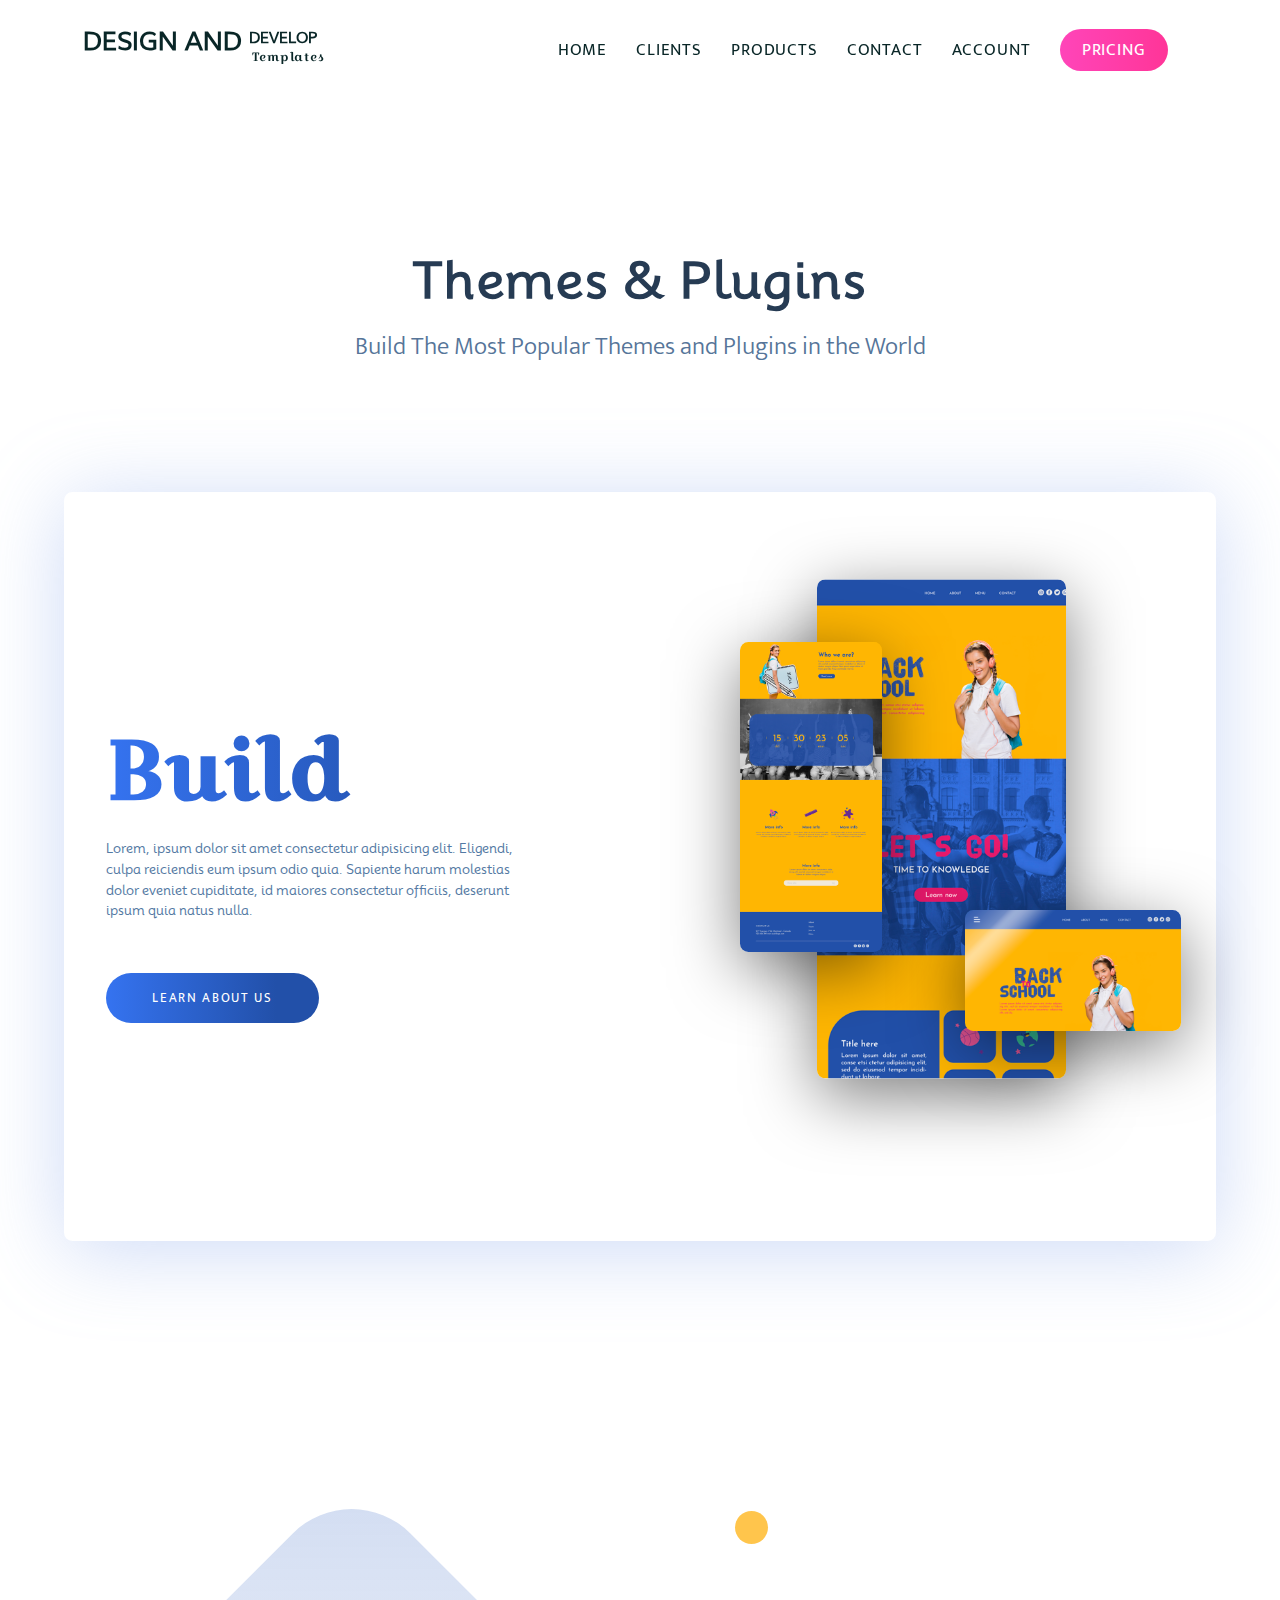
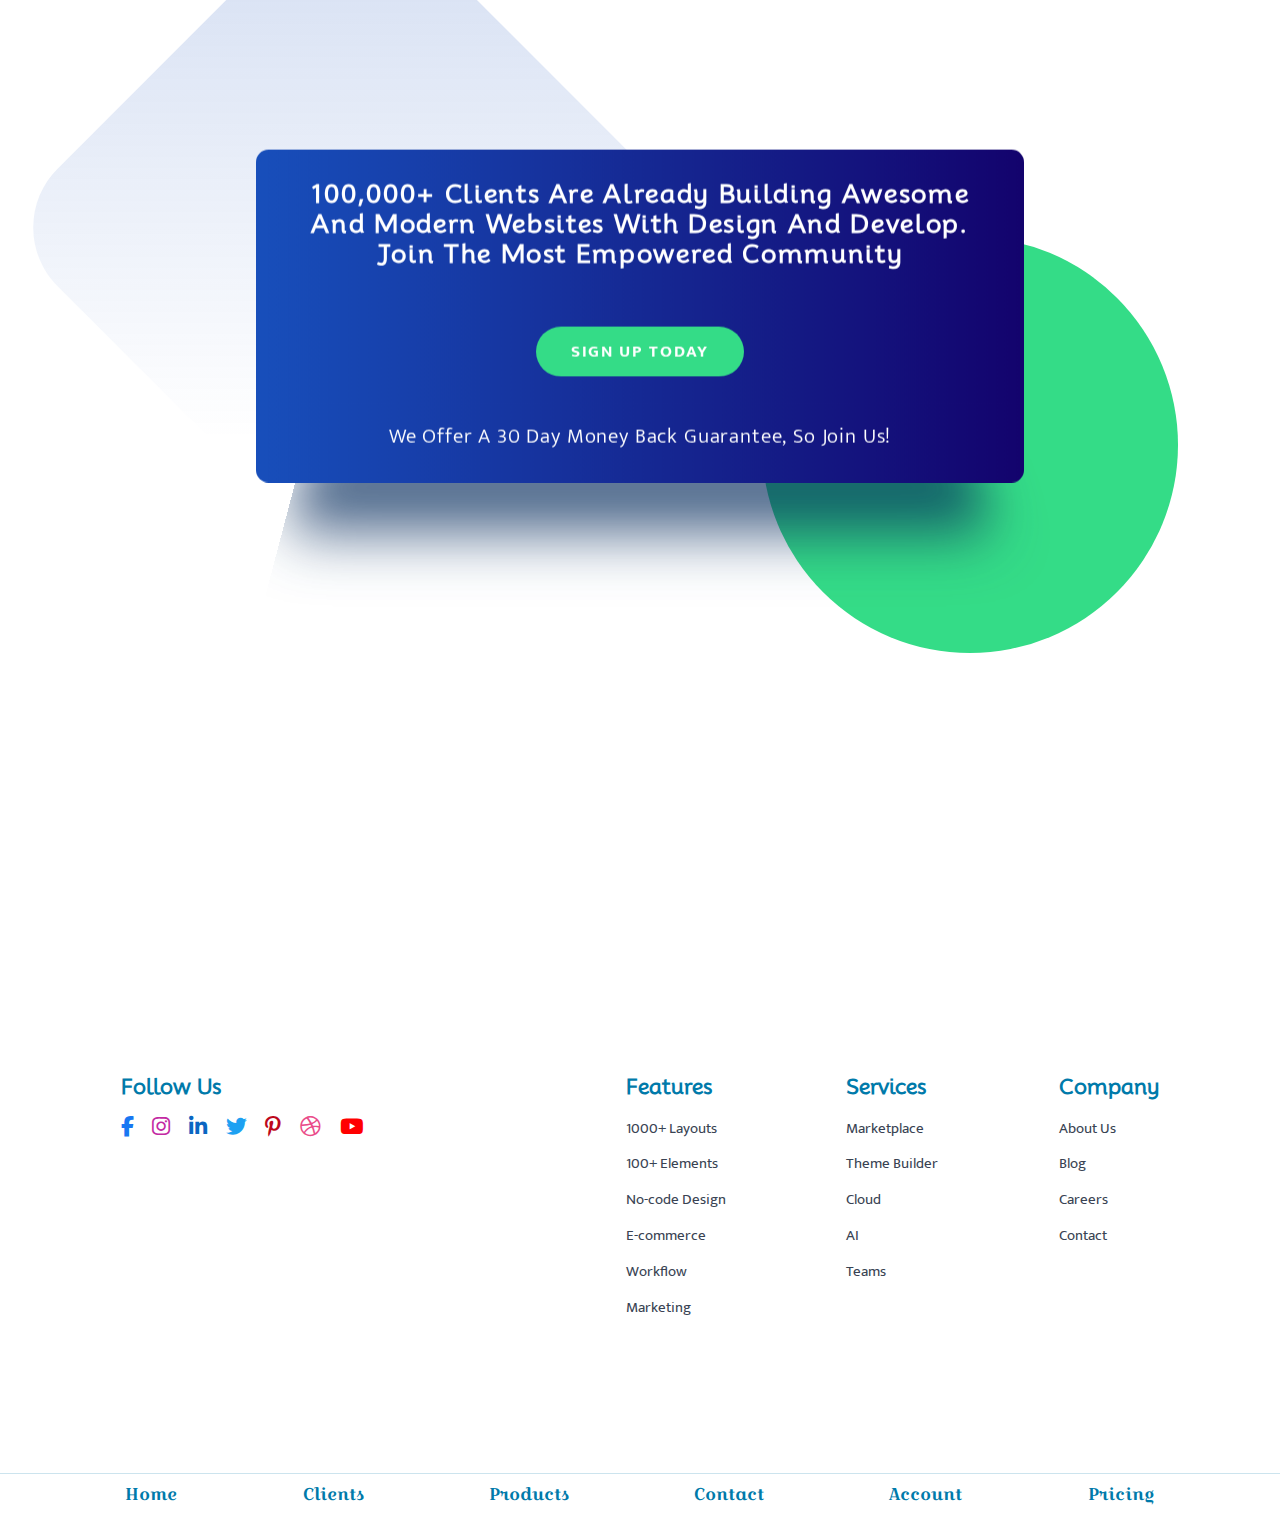
<file: HTML/products.html>
<!DOCTYPE html>
<html lang="en">
  <head>
    <meta charset="UTF-8" />
    <meta name="viewport" content="width=device-width, initial-scale=1.0" />
    <title>Pro Website</title>
    <link rel="stylesheet" href="../CSS/style.css" />
    <link rel="stylesheet" href="../CSS/products.css" />
    <link
      rel="stylesheet"
      href="https://cdnjs.cloudflare.com/ajax/libs/font-awesome/6.4.2/css/all.min.css"
    />
    <link rel="preconnect" href="https://fonts.googleapis.com" />
    <link rel="preconnect" href="https://fonts.gstatic.com" crossorigin />
    <link
      href="https://fonts.googleapis.com/css2?family=Croissant+One&family=Mooli&family=Mukta:wght@300;400;500;600;700&display=swap"
      rel="stylesheet"
    />
    <link
      rel="stylesheet"
      href="https://fonts.googleapis.com/css2?family=Material+Symbols+Rounded:opsz,wght,FILL,GRAD@24,400,1,0"
    />
  </head>
  <body>
    <div class="container">
      <nav class="navbar multi-page-nav">
        <a href="index.html">
          <div class="logo">
            <span>Design And <span>Develop</span></span>
            <span>Templates</span>
          </div>
        </a>

        <div class="menu-icon icon-pages">
          <div class="line line-1"></div>
          <div class="line line-2"></div>
        </div>

        <ul class="nav-items">
          <li class="nav-item">
            <a href="index.html" class="nav-link">Home</a>
            <div class="dropdown dropdown-1">
              <div class="dropdown-1-left">
                <h3>Features</h3>
                <div class="features-list">
                  <div class="features-list-item">
                    <i class="fa-solid fa-star"></i>
                    <span>All Features</span>
                  </div>
                  <div class="features-list-item">
                    <i class="fa-solid fa-boxes-stacked"></i>
                    <span>100+ Elements</span>
                  </div>
                  <div class="features-list-item">
                    <i class="fa-solid fa-file"></i>
                    <span>1000+ Layouts</span>
                  </div>
                  <div class="features-list-item">
                    <i class="fa-solid fa-pen-nib"></i>
                    <span>No-code Design</span>
                  </div>
                  <div class="features-list-item">
                    <i class="fa-solid fa-wrench"></i>
                    <span>Theme Builder</span>
                  </div>
                  <div class="features-list-item">
                    <i class="fa-solid fa-cart-shopping"></i>
                    <span>Ecommerce</span>
                  </div>
                  <div class="features-list-item">
                    <i class="fa-solid fa-network-wired"></i>
                    <span>Workflow</span>
                  </div>
                  <div class="features-list-item">
                    <i class="fa-solid fa-lightbulb"></i>
                    <span>Marketing</span>
                  </div>
                  <div class="features-list-item">
                    <i class="fa-solid fa-code"></i>
                    <span>Developers</span>
                  </div>
                  <div class="features-list-item">
                    <i class="fa-solid fa-desktop"></i>
                    <span>Site Examples</span>
                  </div>
                  <div class="features-list-item">
                    <i class="fa-solid fa-gears"></i>
                    <span>Integrations</span>
                  </div>
                </div>
              </div>
              <div class="dropdown-1-right">
                <h3>Services</h3>
                <div class="dropdown-services">
                  <div class="dropdown-service">
                    <i class="fa-solid fa-wrench"></i>
                    <div class="dropdown-service-item">
                      <span>Theme Builder</span>
                      <span>The #1 Theme Builder</span>
                    </div>
                  </div>
                  <div class="dropdown-service">
                    <i class="fa-solid fa-lightbulb"></i>
                    <div class="dropdown-service-item">
                      <span>Marketplace</span>
                      <span>Modules, layouts, Themes</span>
                    </div>
                  </div>
                  <div class="dropdown-service">
                    <i class="fa-solid fa-cloud"></i>
                    <div class="dropdown-service-item">
                      <span>Cloud</span>
                      <span>Cloud Storage for Designers</span>
                    </div>
                  </div>
                  <div class="dropdown-service">
                    <i class="fa-solid fa-brain"></i>
                    <div class="dropdown-service-item">
                      <span>AI</span>
                      <span>Build Websites with AI</span>
                    </div>
                  </div>
                  <div class="dropdown-service">
                    <i class="fa-solid fa-people-group"></i>
                    <div class="dropdown-service-item">
                      <span>Teams</span>
                      <span>Collaboration for Agencies</span>
                    </div>
                  </div>
                  <div class="dropdown-service">
                    <i class="fa-solid fa-globe"></i>
                    <div class="dropdown-service-item">
                      <span>Hosting</span>
                      <span>Fast Hosting of the Websites</span>
                    </div>
                  </div>
                  <div class="dropdown-service">
                    <i class="fa-solid fa-crown"></i>
                    <div class="dropdown-service-item">
                      <span>VIP</span>
                      <span>24/7 Support & Discounts</span>
                    </div>
                  </div>
                </div>
                <button type="button">Join Today</button>
              </div>
            </div>
          </li>
          <li class="nav-item">
            <a href="clients.html" class="nav-link">Clients</a>
            <div class="dropdown dropdown-2">
              <div class="clients-item">
                <i class="fa-regular fa-envelope"></i>
                <h3>Web Design Agencies</h3>
                <p>
                  Lorem ipsum dolor sit amet, consectetur adipisicing elit.
                  Alias, at porro natus tempore sed praesentium?
                </p>
              </div>
              <div class="clients-item">
                <i class="fa-solid fa-earth-americas"></i>
                <h3>Online Store Owners</h3>
                <p>
                  Lorem ipsum dolor sit amet, consectetur adipisicing elit.
                  Alias, at porro natus tempore sed praesentium?
                </p>
              </div>
              <div class="clients-item">
                <i class="fa-brands fa-sketch"></i>
                <h3>Web Design Freelancers</h3>
                <p>
                  Lorem ipsum dolor sit amet, consectetur adipisicing elit.
                  Alias, at porro natus tempore sed praesentium?
                </p>
              </div>
              <div class="clients-item">
                <i class="fa-solid fa-store"></i>
                <h3>Small Business Owners</h3>
                <p>
                  Lorem ipsum dolor sit amet, consectetur adipisicing elit.
                  Alias, at porro natus tempore sed praesentium?
                </p>
              </div>
            </div>
          </li>
          <li class="nav-item">
            <a href="products.html" class="nav-link">Products</a>
            <div class="dropdown dropdown-3">
              <div class="products">
                <div class="product">
                  <i class="fa-solid fa-wrench"></i>
                  <div>
                    <span>Theme & Page Builder</span>
                    <span>The #1 Theme and Visual Page Builder</span>
                  </div>
                </div>
                <div class="product">
                  <i class="fa-solid fa-file"></i>
                  <div>
                    <span>Page Builder Plugin</span>
                    <span>Themes and Layouts</span>
                  </div>
                </div>
                <div class="product">
                  <i class="fa-solid fa-book-open"></i>
                  <div>
                    <span>Extra Magazine Theme</span>
                    <span>The Best Theme for Blogger</span>
                  </div>
                </div>
                <div class="product">
                  <i class="fa-solid fa-envelope"></i>
                  <div>
                    <span>Bloom Email Opt-ins</span>
                    <span>The Ultimate Email Opt-in Plugin</span>
                  </div>
                </div>
                <div class="product">
                  <i class="fa-solid fa-hashtag"></i>
                  <div>
                    <span>Social Sharing</span>
                    <span>Promote Social Sharing</span>
                  </div>
                </div>
              </div>
              <button type="button">Join to Download</button>
            </div>
          </li>
          <li class="nav-item">
            <a href="contact.html" class="nav-link">Contact</a>
            <div class="dropdown dropdown-4">
              <div class="contact-options">
                <div>
                  <i class="fa-solid fa-envelope"></i>
                  <span>Get in Touch</span>
                </div>
                <div>
                  <i class="fa-solid fa-comments"></i>
                  <span>Chat with Sales</span>
                </div>
                <div>
                  <i class="fa-solid fa-user"></i>
                  <span>Accounts & Bills</span>
                </div>
                <div>
                  <i class="fa-solid fa-wrench"></i>
                  <span>Technical Support</span>
                </div>
                <div>
                  <i class="fa-solid fa-people-group"></i>
                  <span>Ask the Community</span>
                </div>
                <div>
                  <i class="fa-solid fa-file-lines"></i>
                  <span>Documentation</span>
                </div>
              </div>
              <button type="button">Chat with Us</button>
            </div>
          </li>
          <li class="nav-item">
            <a href="account.html" class="nav-link">Account</a>
            <div class="dropdown dropdown-5">
              <form class="account-form">
                <div class="account-input-group">
                  <input type="text" placeholder="Username" />
                  <input type="password" placeholder="Password" />
                </div>
                <div class="check">
                  <input type="checkbox" id="check" />
                  <label for="check">Remember Me</label>
                </div>
                <button type="button">Member Login</button>
                <p>
                  Forgot Your <span>Username</span> or <span>Password</span>?
                </p>
              </form>
            </div>
          </li>
          <li class="nav-item">
            <a href="pricing.html" class="nav-btn">Pricing</a>
          </li>
        </ul>
      </nav>

      <section class="products">
        <div class="products-wrapper">
          <div class="products-header">
            <h1>Themes & Plugins</h1>
            <h3>Build The Most Popular Themes and Plugins in the World</h3>
          </div>
          <div class="products-content">
            <div class="products-content-left">
              <h1>Build</h1>
              <p>
                Lorem, ipsum dolor sit amet consectetur adipisicing elit.
                Eligendi, culpa reiciendis eum ipsum odio quia. Sapiente harum
                molestias dolor eveniet cupiditate, id maiores consectetur
                officiis, deserunt ipsum quia natus nulla.
              </p>
              <button type="button" class="products-btn">Learn About Us</button>
            </div>
            <div class="products-content-right">
              <img src="../images/web2-img1.png" />
              <img src="../images/web2-img2.png" />
              <img src="../images/web2-img3.png" />
            </div>
          </div>
          <div class="products-promo">
            <div class="products-promo-shapes">
              <div class="promo-rectangle"></div>
              <div class="small-circle"></div>
              <div class="large-circle"></div>
            </div>
            <div class="promo-content">
              <h1>
                100,000+ Clients are already building awesome and modern
                websites with Design And Develop. Join the most empowered
                community
              </h1>
              <button type="button">Sign Up Today</button>
              <p>We offer a 30 day money back guarantee, so join us!</p>
              <div class="promo-shadow"></div>
            </div>
          </div>
        </div>
      </section>

      <footer>
        <div class="footer-content">
          <div class="footer-top">
            <div class="footer-social-media footer-item">
              <h3>Follow Us</h3>
              <div class="icons">
                <i class="fa-brands fa-facebook-f"></i>
                <i class="fa-brands fa-instagram"></i>
                <i class="fa-brands fa-linkedin-in"></i>
                <i class="fa-brands fa-twitter"></i>
                <i class="fa-brands fa-pinterest-p"></i>
                <i class="fa-brands fa-dribbble"></i>
                <i class="fa-brands fa-youtube"></i>
              </div>
            </div>
            <div class="footer-item">
              <h3>Features</h3>
              <a href="#">1000+ Layouts</a>
              <a href="#">100+ Elements</a>
              <a href="#">No-code Design</a>
              <a href="#">E-commerce</a>
              <a href="#">Workflow</a>
              <a href="#">Marketing</a>
            </div>
            <div class="footer-item">
              <h3>Services</h3>
              <a href="#">Marketplace</a>
              <a href="#">Theme Builder</a>
              <a href="#">Cloud</a>
              <a href="#">AI</a>
              <a href="#">Teams</a>
            </div>
            <div class="footer-item">
              <h3>Company</h3>
              <a href="#">About Us</a>
              <a href="#">Blog</a>
              <a href="#">Careers</a>
              <a href="#">Contact</a>
            </div>
          </div>
          <div class="footer-bottom">
            <a href="index.html">Home</a>
            <a href="clients.html">Clients</a>
            <a href="products.html">Products</a>
            <a href="contact.html">Contact</a>
            <a href="account.html">Account</a>
            <a href="pricing.html">Pricing</a>
          </div>
        </div>
      </footer>
    </div>
    <script src="../JS/products.js"></script>
    <script src="../JS/script.js"></script>
  </body>
</html>
</file>
<file: CSS/style.css>
* {
  margin: 0;
  padding: 0;
  box-sizing: border-box;
  text-decoration: none;
  outline: none;
  font-family: 'Mukta', sans-serif;
}

html {
  font-size: 62.5%;
}

body::-webkit-scrollbar {
  width: 1.5rem;
}

body::-webkit-scrollbar-thumb {
  background: linear-gradient(#8430ea, #bb5ef5);
}

body::-webkit-scrollbar-track {
  background-color: #fff;
}

.container {
  width: 100%;
  height: 100%;
  background-color: #fff;
  overflow: hidden;
}

.navbar {
  position: fixed;
  top: 0;
  left: 0;
  z-index: 1000;
  width: 100%;
  height: 12rem;
  padding: 0 15rem;
  display: flex;
  justify-content: space-between;
  align-items: center;
  transition: all 0.3s;
}

.navbar.sticky {
  height: 8rem;
  background-color: #fff;
  box-shadow: 0 1rem 10rem rgba(130, 162, 235, 0.6);
}

.logo {
  display: flex;
  flex-direction: column;
}

.logo span {
  text-shadow: 0 0.5rem 1rem rgba(0, 0, 0, 0.2);
}

.logo span:nth-child(1) {
  font-family: 'Mooli', cursive;
  font-size: 3rem;
  font-weight: bold;
  text-transform: uppercase;
  color: #fff;
}

.logo span:nth-child(1) span {
  display: inline-block;
  font-size: 1.8rem;
  transform: translateY(-0.8rem);
}

.logo span:nth-child(2) {
  display: inline-block;
  font-family: 'Croissant One', cursive;
  font-size: 1.5rem;
  color: #ddd;
  letter-spacing: 0.1rem;
  text-align: right;
  transform: translate(0.9rem, -1rem);
}

.sticky .logo span {
  color: #092627;
  text-shadow: none;
}

.multi-page-nav .logo span {
  color: #092627;
  text-shadow: none;
}

.nav-items {
  width: 50%;
  display: flex;
  justify-content: space-evenly;
  align-items: center;
}

.nav-item {
  list-style: none;
  position: relative;
}

.nav-item:not(:last-child)::after {
  content: '';
  position: absolute;
  top: 2.9rem;
  left: 50%;
  transform: translateX(-50%);
  border-left: 2rem solid transparent;
  border-right: 2rem solid transparent;
  border-bottom: 2rem solid #fff;
  opacity: 0;
  visibility: hidden;
  transition: all 0.3s;
}

.nav-item:hover::after {
  opacity: 1;
  visibility: visible;
}

.sticky .nav-item::after {
  top: 6rem;
}

.nav-link {
  font-size: 2rem;
  text-transform: uppercase;
  color: #fff;
  letter-spacing: 0.1rem;
  text-shadow: 0 0.5rem 1rem rgba(0, 0, 0, 0.2);
}

.sticky .nav-link {
  color: #092627;
  text-shadow: none;
}

.multi-page-nav .nav-link {
  color: #092627;
  text-shadow: none;
}

.dropdown {
  position: absolute;
  top: 4.9rem;
  background-color: #fff;
  border-radius: 1rem;
  box-shadow: 0 1rem 3rem rgba(0, 0, 0, 0.2);
  padding: 2rem;
  opacity: 0;
  visibility: hidden;
  transition: all 0.3s;
}

.nav-item:hover .dropdown {
  opacity: 1;
  visibility: visible;
}

.sticky .dropdown {
  top: 8rem;
  box-shadow: 0 1rem 10rem rgba(130, 162, 235, 0.4);
}

.multi-page-nav .nav-items .dropdown {
  box-shadow: 0 1rem 10rem rgba(130, 162, 235, 0.4);
}

.dropdown-1 {
  left: -24rem;
  width: 96rem;
  height: 60rem;
  display: flex;
}

.dropdown-1-left {
  width: 30%;
  padding-right: 4rem;
}

.dropdown-1-right {
  width: 70%;
  padding-left: 2rem;
}

.dropdown-1-left h3,
.dropdown-1-right h3 {
  font-family: 'Mooli', cursive;
  font-size: 1.8rem;
  color: #8698a7;
  padding-bottom: 1rem;
  margin-bottom: 3rem;
  border-bottom: 0.2rem solid rgba(134, 152, 167, 0.5);
}

.features-list-item {
  margin: 1.5rem 0;
  display: flex;
  align-items: center;
  cursor: pointer;
}

.features-list-item i {
  font-size: 2rem;
  width: 4rem;
  color: #8698a7;
  transition: color 0.3s;
}

.features-list-item span {
  font-size: 1.8rem;
  color: #8698a7;
  transition: color 0.3s;
}

.features-list-item:hover i,
.features-list-item:hover span {
  color: #222;
}

.dropdown-services {
  height: 45rem;
  display: flex;
  flex-direction: column;
  flex-wrap: wrap;
}

.dropdown-service,
.product {
  display: flex;
  align-items: center;
  margin-bottom: 3.5rem;
  cursor: pointer;
}

.dropdown-service i,
.product i {
  width: 5.5rem;
  height: 5.5rem;
  border-radius: 50%;
  display: flex;
  justify-content: center;
  margin-right: 2rem;
  align-items: center;
  font-size: 2.5rem;
  color: #fff;
  transition: transform 0.3s;
}

.dropdown-service:hover i,
.product:hover i {
  transform: scale(1.1);
}

.dropdown-service:nth-child(1) i,
.product:nth-child(1) i {
  background: linear-gradient(to right, #b150f1, #7e23da);
  box-shadow: 0 0.5rem 2rem rgba(126, 35, 218, 0.3);
}

.dropdown-service:nth-child(2) i,
.product:nth-child(2) i {
  background: linear-gradient(to right, #31dca1, #23d683);
  box-shadow: 0 0.5rem 2rem rgba(35, 214, 131, 0.3);
}

.dropdown-service:nth-child(3) i,
.product:nth-child(3) i {
  background: linear-gradient(to right, #3f51ec, #2d2dcf);
  box-shadow: 0 0.5rem 2rem rgba(45, 45, 207, 0.3);
}

.dropdown-service:nth-child(4) i,
.product:nth-child(4) i {
  background: linear-gradient(to right, #00d3e0, #03b4d8);
  box-shadow: 0 0.5rem 2rem rgba(3, 180, 216, 0.3);
}

.dropdown-service:nth-child(5) i,
.product:nth-child(5) i {
  background: linear-gradient(to right, #ff9625, #fa751c);
  box-shadow: 0 0.5rem 2rem rgba(250, 117, 28, 0.3);
}

.dropdown-service:nth-child(6) i {
  background: linear-gradient(to right, #3293ff, #2371ff);
  box-shadow: 0 0.5rem 2rem rgba(35, 113, 255, 0.3);
}

.dropdown-service:nth-child(7) i {
  background: linear-gradient(to right, #282c35, #20252c);
  box-shadow: 0 0.5rem 2rem rgba(32, 37, 44, 0.3);
}

.dropdown-service-item,
.product div {
  display: flex;
  flex-direction: column;
}

.dropdown-service-item span,
.product div span {
  font-size: 1.6rem;
}

.dropdown-service-item span:nth-child(1),
.product div span:nth-child(1) {
  font-family: 'Mooli', cursive;
  font-weight: bold;
  letter-spacing: 0.1rem;
  text-transform: uppercase;
}

.dropdown-service:nth-child(1) .dropdown-service-item span:nth-child(1),
.product:nth-child(1) div span:nth-child(1) {
  color: #b150f1;
}

.dropdown-service:nth-child(2) .dropdown-service-item span:nth-child(1),
.product:nth-child(2) div span:nth-child(1) {
  color: #31dca1;
}

.dropdown-service:nth-child(3) .dropdown-service-item span:nth-child(1),
.product:nth-child(3) div span:nth-child(1) {
  color: #3f51ec;
}

.dropdown-service:nth-child(4) .dropdown-service-item span:nth-child(1),
.product:nth-child(4) div span:nth-child(1) {
  color: #00d3e0;
}

.dropdown-service:nth-child(5) .dropdown-service-item span:nth-child(1),
.product:nth-child(5) div span:nth-child(1) {
  color: #ff9625;
}

.dropdown-service:nth-child(6) .dropdown-service-item span:nth-child(1) {
  color: #3293ff;
}

.dropdown-service:nth-child(7) .dropdown-service-item span:nth-child(1) {
  color: #282c35;
}

.dropdown-service-item span:nth-child(2),
.product div span:nth-child(2) {
  font-weight: 300;
  color: #6a6f72;
}

.dropdown-1-right button {
  width: 100%;
  height: 4rem;
  background-color: #3776ff;
  border: none;
  border-radius: 2rem;
  font-size: 1.4rem;
  font-weight: bold;
  text-transform: uppercase;
  color: #fff;
  letter-spacing: 0.1rem;
  cursor: pointer;
}

.dropdown-2 {
  width: 90rem;
  height: 37rem;
  left: -27rem;
  display: flex;
}

.clients-item {
  width: 100%;
  margin: 0 0.5rem;
  padding: 0.7rem;
  display: flex;
  flex-direction: column;
  align-items: center;
  cursor: pointer;
  border-radius: 1rem;
}

.clients-item:nth-child(1) {
  background: linear-gradient(135deg, #faf7fe, #ead7ff);
}

.clients-item:nth-child(2) {
  background: linear-gradient(135deg, #f2f6ff, #cad9ff);
}

.clients-item:nth-child(3) {
  background: linear-gradient(135deg, #f1fdf7, #bfffdf);
}

.clients-item:nth-child(4) {
  background: linear-gradient(135deg, #fff4ed, #f8d7c5);
}

.clients-item i {
  font-size: 10rem;
}

.clients-item:nth-child(1) i,
.clients-item:nth-child(1) h3 {
  color: #ac63fa;
}

.clients-item:nth-child(2) i,
.clients-item:nth-child(2) h3 {
  color: #1f5bf3;
}

.clients-item:nth-child(3) i,
.clients-item:nth-child(3) h3 {
  color: #1fcf77;
}

.clients-item:nth-child(4) i,
.clients-item:nth-child(4) h3 {
  color: #ff8645;
}

.clients-item h3 {
  font-size: 2.5rem;
  font-weight: 300;
  text-transform: uppercase;
  text-align: center;
  line-height: 3.5rem;
  margin-bottom: 0.7rem;
}

.clients-item p {
  font-size: 1.6rem;
  font-weight: 300;
  text-align: center;
}

.dropdown-3 {
  width: 40rem;
  height: 47rem;
  left: 50%;
  transform: translateX(-50%);
  padding: 1rem 2rem 2rem 2rem;
}

.product {
  margin: 1.7rem 0;
}

.dropdown-3 button {
  width: 100%;
  height: 4rem;
  background-color: #9544ec;
  border: none;
  border-radius: 2rem;
  font-size: 1.4rem;
  font-weight: bold;
  text-transform: uppercase;
  color: #fff;
  letter-spacing: 0.1rem;
  cursor: pointer;
  transform: translateY(1rem);
}

.dropdown-4 {
  width: 28rem;
  height: 33rem;
  left: 50%;
  transform: translateX(-50%);
  padding: 1rem 2rem 2rem 2rem;
}

.contact-options div {
  margin: 1.4rem 0;
  cursor: pointer;
}

.contact-options i {
  width: 4rem;
  font-size: 2rem;
  color: #3293ff;
}

.contact-options span {
  font-size: 1.6rem;
  text-transform: uppercase;
  color: #3293ff;
  letter-spacing: 0.1rem;
}

.dropdown-4 button {
  width: 100%;
  height: 4rem;
  background-color: #2371ff;
  border: none;
  border-radius: 2rem;
  font-size: 1.4rem;
  font-weight: bold;
  text-transform: uppercase;
  color: #fff;
  letter-spacing: 0.1rem;
  cursor: pointer;
}

.dropdown-5 {
  width: 30rem;
  height: 32rem;
  left: 50%;
  transform: translateX(-50%);
  padding: 2.5rem;
}

.account-input-group {
  display: flex;
  flex-direction: column;
}

.account-input-group input {
  width: 100%;
  height: 5rem;
  background-color: rgba(191, 213, 240, 0.4);
  padding: 0.5rem 1rem;
  margin-bottom: 3rem;
  border: none;
  border-radius: 0.5rem;
  font-size: 1.6rem;
  color: #444;
}

.account-input-group input::placeholder {
  color: #888;
}

.check {
  margin-top: -2rem;
}

.check label {
  font-size: 1.6rem;
  font-weight: 300;
  color: #777;
}

.account-form button {
  width: 100%;
  height: 4rem;
  background-color: #2d2dcf;
  border: none;
  border-radius: 2rem;
  font-size: 1.4rem;
  font-weight: bold;
  text-transform: uppercase;
  color: #fff;
  letter-spacing: 0.1rem;
  cursor: pointer;
  margin: 3rem 0 1.5rem 0;
}

.account-form p {
  font-size: 1.5rem;
  font-weight: 300;
  text-align: center;
}

.account-form p span {
  color: #2371ff;
  cursor: pointer;
  font-weight: 400;
}

.nav-btn {
  width: 13rem;
  height: 5rem;
  background-color: #fff;
  display: flex;
  justify-content: center;
  align-items: center;
  border-radius: 4rem;
  box-shadow: 0 1rem 3rem rgba(0, 0, 0, 0.1);
  font-size: 2rem;
  letter-spacing: 0.1rem;
  color: #f88344;
  text-transform: uppercase;
  transition: transform 0.3s;
}

.nav-btn:hover {
  transform: translateY(-0.2rem);
}

.sticky .nav-btn {
  background: linear-gradient(to right, #ff45b9, #ff3598);
  box-shadow: none;
  color: #fff;
}

.multi-page-nav .nav-item .nav-btn {
  background: linear-gradient(to right, #ff45b9, #ff3598);
  color: #fff;
  box-shadow: none;
}

header {
  width: 100%;
  height: 100vh;
  position: relative;
}

.banner {
  position: absolute;
  top: 18%;
  left: 20%;
  z-index: 4;
}

.banner h1 {
  font-family: 'Mooli', cursive;
  font-size: 13rem;
  color: #fff;
  text-shadow: 0 1rem 3rem rgba(0, 0, 0, 0.3);
}

.banner h3 {
  font-size: 3rem;
  font-weight: 300;
  text-transform: uppercase;
  color: #fff;
  text-shadow: 0 1rem 3rem rgba(0, 0, 0, 0.1);
  margin: 0 0 3rem 1rem;
}

.banner button {
  width: 15rem;
  height: 5rem;
  background: linear-gradient(to right, #aa3fec, #8430ea);
  border: none;
  border-radius: 3rem;
  font-size: 1.6rem;
  font-weight: bold;
  text-transform: uppercase;
  letter-spacing: 0.1rem;
  color: #fff;
  box-shadow: 0 1rem 3rem rgba(0, 0, 0, 0.1);
  margin-left: 1rem;
  cursor: pointer;
  transition: transform 0.3s;
}

.banner button:hover {
  transform: translateY(-0.2rem);
}

.backgrounds div {
  position: absolute;
}

.bg-main {
  width: 150%;
  height: 150%;
  background: linear-gradient(to left, transparent, #4400c5, #4400ab);
  top: -95%;
  left: -10%;
  transform: rotateZ(-15deg) skewX(30deg);
  border-radius: 0 0 0 10rem;
  opacity: 0.9;
  z-index: 1;
}

.bg-1 {
  width: 50%;
  height: 100%;
  background: linear-gradient(transparent 60%, #ff26ac, #f724db);
  top: -40%;
  right: -10%;
  transform: rotateZ(-15deg) skewX(30deg);
  border-radius: 0 0 0 5rem;
}

.bg-2 {
  width: 50%;
  height: 100%;
  background: linear-gradient(transparent 70%, #ca5995, #fe945a);
  top: -60%;
  right: 10%;
  transform: rotateZ(-15deg) skewX(30deg);
  border-radius: 0 0 0 5rem;
  z-index: 2;
  opacity: 0.4;
  box-shadow: 7rem 4rem 6rem rgba(0, 0, 0, 0.9);
}

.services {
  width: 100%;
  height: 170vh;
  position: relative;
}

.services-wrapper {
  width: 60%;
  background-color: #fff;
  box-shadow: 0 2rem 6rem rgba(130, 162, 235, 0.3);
  position: absolute;
  top: 50%;
  left: 50%;
  transform: translate(-50%, -50%);
  padding: 6rem 0;
  border-radius: 1rem;
  display: flex;
  flex-direction: column;
  align-items: center;
  z-index: 1;
}

.services-wrapper h1 {
  font-family: 'Mooli', cursive;
  font-size: 3rem;
  text-transform: uppercase;
  font-weight: bold;
  color: #394353;
  letter-spacing: 0.1rem;
  margin-bottom: 8rem;
}

.services-list {
  display: flex;
  flex-wrap: wrap;
  justify-content: center;
}

.service {
  width: 28rem;
  height: 35rem;
  margin: 0 2.5rem;
  display: flex;
  flex-direction: column;
  align-items: center;
  justify-content: center;
}

.service i {
  width: 10rem;
  height: 10rem;
  background-color: #fff;
  box-shadow: 0 1rem 4rem rgba(75, 119, 221, 0.15);
  border-radius: 50%;
  display: flex;
  align-items: center;
  justify-content: center;
  font-size: 4rem;
  margin-bottom: 2rem;
}

.service:nth-child(1) i {
  background: linear-gradient(#fff, #1259dd 60%);
  -webkit-background-clip: text;
  -webkit-text-fill-color: transparent;
}

.service:nth-child(2) i {
  background: linear-gradient(#fff, #fa751c 60%);
  -webkit-background-clip: text;
  -webkit-text-fill-color: transparent;
}

.service:nth-child(3) i {
  background: linear-gradient(#fff, #3293ff 60%);
  -webkit-background-clip: text;
  -webkit-text-fill-color: transparent;
}

.service:nth-child(4) i {
  background: linear-gradient(#fff, #31dca1 60%);
  -webkit-background-clip: text;
  -webkit-text-fill-color: transparent;
}

.service:nth-child(5) i {
  background: linear-gradient(#fff, #4400ab 60%);
  -webkit-background-clip: text;
  -webkit-text-fill-color: transparent;
}

.service:nth-child(6) i {
  background: linear-gradient(#fff, #ff4800 60%);
  -webkit-background-clip: text;
  -webkit-text-fill-color: transparent;
}

.service:nth-child(7) i {
  background: linear-gradient(#fff, #ff26ac 60%);
  -webkit-background-clip: text;
  -webkit-text-fill-color: transparent;
}

.service:nth-child(8) i {
  background: linear-gradient(#fff, #00d1e0 60%);
  -webkit-background-clip: text;
  -webkit-text-fill-color: transparent;
}

.service:nth-child(9) i {
  background: linear-gradient(#fff, #b600e4 60%);
  -webkit-background-clip: text;
  -webkit-text-fill-color: transparent;
}

.service h3 {
  font-family: 'Croissant One', cursive;
  font-size: 2rem;
  color: #5e728f;
  margin: 2rem 0;
}

.service p {
  font-size: 1.6rem;
  text-align: center;
  color: #889cb9;
}

.services-bg-1 {
  width: 80rem;
  height: 80rem;
  background: linear-gradient(to right, transparent, transparent, #ff43a7);
  border-radius: 50%;
  position: absolute;
  top: 0;
  right: 10%;
  opacity: 0.3;
}

.services-bg-2 {
  width: 80rem;
  height: 80rem;
  background: linear-gradient(to left, transparent, transparent, #74b5ff);
  border-radius: 15rem;
  position: absolute;
  bottom: 5%;
  left: 12%;
  opacity: 0.3;
  transform: rotateZ(-10deg);
}

.projects {
  width: 100%;
  height: 100%;
  padding: 25rem 0 15rem 0;
  display: flex;
  flex-direction: column;
  align-items: center;
}

.projects h1 {
  font-family: 'Mooli', cursive;
  font-size: 6rem;
  margin-bottom: 4rem;
  color: #ff4800;
}

.projects p {
  width: 90rem;
  text-align: center;
  font-size: 2rem;
  color: #5e728f;
  margin-bottom: 4rem;
}

.filter-nav {
  width: 80%;
  height: 10rem;
  background-color: #fff;
  box-shadow: 0 2rem 8rem rgba(130, 162, 235, 0.2);
  border-radius: 1rem;
  display: flex;
  align-items: center;
  justify-content: space-evenly;
  margin-bottom: 6rem;
}

.filter-nav-link {
  width: 14rem;
  height: 5rem;
  background-color: #f2f4f5;
  border-radius: 4rem;
  display: flex;
  justify-content: center;
  align-items: center;
  font-size: 1.4rem;
  font-weight: bold;
  text-transform: uppercase;
  color: #919daa;
  letter-spacing: 0.1rem;
  transition: all 0.3s;
}

.filter-nav-link:hover {
  background-color: #dadfe2;
  transform: translateY(-0.1rem);
}

.active {
  background-color: #ff4c01;
  color: #fff;
}

.active:hover {
  background-color: #fc611f;
}

.projects-list {
  width: 70%;
  height: 100%;
  display: flex;
  justify-content: center;
  flex-wrap: wrap;
}

.project {
  width: 33rem;
  height: 33rem;
  position: relative;
  margin: 5rem;
  cursor: pointer;
}

.project.hide {
  display: none;
}

.project img {
  position: absolute;
  object-fit: cover;
  top: 50%;
  border-radius: 1rem;
}

.project img:nth-child(1) {
  width: 22rem;
  height: 100%;
  left: 50%;
  transform: translate(-50%, -50%);
  box-shadow: 0 1rem 4rem rgba(0, 0, 0, 0.4);
  z-index: 2;
}

.project img:nth-child(2) {
  width: 20rem;
  height: 30rem;
  left: -5%;
  transform: translateY(-50%);
  box-shadow: 0 3rem 8rem rgba(130, 162, 235, 0.9);
  z-index: 1;
}

.project img:nth-child(3) {
  width: 100%;
  height: 70%;
  right: -10%;
  transform: translateY(-50%);
  box-shadow: 0 3rem 8rem rgba(130, 162, 235, 0.9);
}

.templates {
  width: 100%;
  height: 100vh;
  background: linear-gradient(to left, #8430e1, #8430ea, #4c0c9b);
  position: relative;
}

.templates::before {
  content: '';
  width: 80rem;
  height: 80rem;
  background: linear-gradient(to bottom, transparent, #8430ea, #8430ea);
  z-index: 4;
  position: absolute;
  bottom: -5%;
  right: 10%;
  filter: blur(7rem);
}

.templates-left {
  width: 50%;
  position: absolute;
  top: 0;
  left: 0;
  padding: 25rem 10rem 0 10rem;
}

.templates-left h1 {
  font-family: 'Mooli', cursive;
  font-size: 7rem;
  text-transform: uppercase;
  letter-spacing: 0.5rem;
  color: #fff;
  text-shadow: 0 0.5rem 2rem rgba(0, 0, 0, 0.3);
  margin-bottom: 3rem;
}

.templates-left p {
  width: 60rem;
  font-size: 1.6rem;
  font-weight: 300;
  letter-spacing: 0.1rem;
  color: #e2e2e2;
  text-shadow: 0 0.5rem 2rem rgba(0, 0, 0, 0.1);
  margin-bottom: 7rem;
}

.templates-btn {
  width: 30rem;
  height: 6rem;
  background-color: #fff;
  border: none;
  border-radius: 3rem;
  font-size: 1.8rem;
  font-weight: bold;
  text-transform: uppercase;
  letter-spacing: 0.1rem;
  color: #aa3fec;
  box-shadow: 0 1rem 3rem rgba(0, 0, 0, 0.1);
  cursor: pointer;
}

.templates-right {
  width: 50%;
  height: 100%;
  position: absolute;
  top: 0;
  right: 0;
}

.templates-right img {
  position: absolute;
  border-radius: 1rem;
}

.templates-right img:nth-child(1) {
  width: 40rem;
  top: 50%;
  right: 25%;
  transform: translateY(-50%);
  z-index: 1;
  box-shadow: 0 2rem 7rem rgba(0, 0, 0, 0.4);
  opacity: 0.8;
}

.templates-right img:nth-child(2) {
  width: 20rem;
  top: 20%;
  left: 18%;
  z-index: 1;
  box-shadow: 0 1rem 8rem rgba(0, 0, 0, 0.6);
}

.templates-right img:nth-child(3) {
  width: 70rem;
  top: 22%;
  right: 5%;
  box-shadow: 0 1rem 8rem rgba(0, 0, 0, 0.5);
  opacity: 0.5;
}

.play-button {
  position: absolute;
  top: 37%;
  left: 23%;
  z-index: 5;
}

.play-btn {
  width: 20rem;
  height: 20rem;
  background-color: #fff;
  border-radius: 50%;
  border: none;
  box-shadow: 0 1rem 10rem rgba(0, 0, 0, 0.6);
  cursor: pointer;
  transition: all 0.3s;
}

.play-btn:hover {
  transform: scale(1.2);
}

.play-btn::before {
  content: '';
  width: 26rem;
  height: 26rem;
  background-color: rgba(255, 255, 255, 0.1);
  position: absolute;
  top: 50%;
  left: 50%;
  transform: translate(-50%, -50%);
  border-radius: 50%;
  box-shadow: 0 1rem 10rem rgba(0, 0, 0, 0.3);
  transition: all 0.3s;
}

.play-btn:hover::before {
  transform: translate(-50%, -50%) scale(0.9);
}

.play-btn i {
  font-size: 7rem;
  color: #20252c;
}

.video-container {
  position: fixed;
  top: 0;
  left: 0;
  width: 100%;
  height: 100%;
  background-color: rgba(227, 242, 253, 0.9);
  z-index: 100;
  display: flex;
  justify-content: center;
  align-items: center;
  opacity: 0;
  visibility: hidden;
  transition: opacity 0.3s;
}

.video-container.show-video {
  opacity: 1;
  visibility: visible;
}

.video {
  width: 90rem;
  height: auto;
  position: relative;
}

.x-btn i {
  position: absolute;
  top: -6%;
  right: 0;
  font-size: 2.2rem;
  cursor: pointer;
}

.controls-wrapper {
  width: 100%;
  position: absolute;
  left: 0;
  bottom: -5.5rem;
  opacity: 0;
  visibility: hidden;
  z-index: 10;
  transition: all 0.08s ease;
}

.video-container.show-controls .controls-wrapper {
  bottom: 0;
  opacity: 1;
  visibility: visible;
}

.video-timeline {
  position: absolute;
  width: 100%;
  height: 0.7rem;
  cursor: pointer;
}

.progress-area {
  height: 0.3rem;
  background-color: rgba(255, 255, 255, 0.6);
  position: relative;
}

.progress-area span {
  position: absolute;
  top: -2.5rem;
  left: 50%;
  transform: translateX(-50%);
  color: #333;
  font-size: 1.3rem;
}

.progress-bar {
  width: 0;
  height: 100%;
  background-color: #2289ff;
  position: relative;
}

.progress-bar::before {
  content: '';
  width: 1.3rem;
  height: 1.3rem;
  border-radius: 50%;
  background-color: #2289ff;
  position: absolute;
  top: 50%;
  right: -1.3rem;
  transform: translateY(-50%);
}

.progress-area span,
.progress-bar::before {
  display: none;
}

.video-timeline:hover .progress-area span,
.video-timeline:hover .progress-bar::before {
  display: block;
}

.video-controls {
  width: 100%;
  display: flex;
  align-items: center;
  justify-content: space-between;
  padding: 1rem 2rem;
  background-color: rgba(0, 0, 0, 0.5);
}

.options {
  display: flex;
  width: calc(100% / 3);
  align-items: center;
}

.options:nth-child(2) {
  justify-content: center;
}

.options:nth-child(3) {
  justify-content: flex-end;
}

.options button {
  width: 4rem;
  height: 4rem;
  border: none;
  background-color: transparent;
  color: #fff;
  cursor: pointer;
}

.options i {
  font-size: 1.9rem;
}

.options i,
.options span {
  width: 100%;
  height: 100%;
  line-height: 4rem;
}

.options input {
  height: 0.4rem;
  width: 7.5rem;
  margin-right: 1rem;
}

.video-timer span {
  color: #fff;
}

.playback-content {
  position: relative;
}

.speed-options {
  width: 9.5rem;
  position: absolute;
  bottom: 4rem;
  left: -4rem;
  background-color: #fff;
  border-radius: 0.4rem;
  opacity: 0;
  visibility: hidden;
  transition: opacity 0.15s ease;
  z-index: 10;
}

.speed-options.show {
  opacity: 1;
  visibility: visible;
}

.speed-options div {
  font-size: 1.4rem;
  padding: 0.5rem 0 0.5rem 1.5rem;
  cursor: pointer;
}

.active-option {
  background-color: #2289ff;
  color: #fff;
}

video {
  width: 100%;
  height: 100%;
  box-shadow: 0 1rem 10rem rgba(20, 52, 129, 0.7);
}

.subscribe {
  width: 100%;
  height: 100vh;
  background: linear-gradient(to left, #8430ea, #8430ea, #4c0c9b);
  display: flex;
  justify-content: center;
  align-items: center;
  perspective: 50rem;
}

.subscribe-wrapper {
  width: 80rem;
  height: 50rem;
  background-color: #231d34;
  border-radius: 1rem;
  display: flex;
  flex-direction: column;
  justify-content: space-evenly;
  align-items: center;
  position: relative;
  transform-style: preserve-3d;
}

.subscribe-icon span {
  font-size: 10rem;
  color: #e03a5b;
}

.subscribe-wrapper h1 {
  font-size: 4rem;
  font-weight: 300;
  color: #aaa;
  margin-top: -5rem;
}

.subscribe-wrapper p {
  font-size: 1.8rem;
  font-weight: 300;
  color: #999;
  margin-top: -5rem;
}

.subscribe-input-group {
  width: 50rem;
  height: 5.5rem;
  position: relative;
}

.subscribe-input-group input {
  position: absolute;
  width: 100%;
  height: 100%;
  background-color: #1b1629;
  border: none;
  border-radius: 5rem;
  padding: 1rem 1rem 1rem 2rem;
  font-size: 1.6rem;
  font-weight: 300;
  color: #a0c5fd;
}

.subscribe-input-group input::placeholder {
  font-size: 1.6rem;
  color: #a0c5fd;
}

.subscribe-input-group button {
  width: 16rem;
  height: 100%;
  background-color: #644def;
  position: absolute;
  top: 0;
  right: 0;
  border: none;
  border-radius: 5rem;
  font-size: 1.5rem;
  font-weight: bold;
  text-transform: uppercase;
  color: #fff;
  letter-spacing: 0.2rem;
  box-shadow: 0 1rem 5rem rgba(0, 0, 0, 0.2);
  cursor: pointer;
}

.subscribe-shadow {
  width: 80%;
  height: 12rem;
  background-color: #1b1629;
  position: absolute;
  bottom: -7rem;
  left: 50%;
  transform: translateX(-50%) rotateX(70deg);
  border-radius: 30%;
  filter: blur(3rem);
  opacity: 0.7;
}

footer {
  width: 100%;
  height: 60vh;
  padding: 10rem 0 3rem 0;
}

.footer-content {
  width: 100%;
  height: 100%;
  display: flex;
  flex-direction: column;
  justify-content: space-between;
  align-items: center;
}

.footer-top {
  width: 100%;
  display: flex;
  justify-content: space-evenly;
}

.footer-social-media {
  width: 30%;
}

.footer-item {
  display: flex;
  flex-direction: column;
}

.footer-item h3 {
  font-family: 'Mooli', cursive;
  font-size: 2.5rem;
  color: #007aaa;
  margin-bottom: 2rem;
}

.icons i {
  font-size: 2.5rem;
  margin-right: 2rem;
  cursor: pointer;
}

.icons i:nth-child(1) {
  color: #1877f2;
}

.icons i:nth-child(2) {
  color: #c32aa3;
}

.icons i:nth-child(3) {
  color: #0a66c2;
}

.icons i:nth-child(4) {
  color: #1da1f2;
}

.icons i:nth-child(5) {
  color: #bd081c;
}

.icons i:nth-child(6) {
  color: #ea4c89;
}

.icons i:nth-child(7) {
  color: #ff0000;
}

.footer-item a {
  font-size: 1.8rem;
  margin-bottom: 1.3rem;
  color: #394353;
}

.footer-bottom {
  width: 100%;
  display: flex;
  justify-content: space-evenly;
  align-items: center;
  border-top: 0.2rem solid rgba(0, 122, 170, 0.2);
  padding-top: 1rem;
}

.footer-bottom a {
  font-family: 'Croissant One', cursive;
  font-size: 2rem;
  color: #007aaa;
}

@media (max-width: 1600px) {
  html {
    font-size: 60%;
  }

  .navbar {
    padding: 0 10rem;
  }

  .nav-items {
    width: 55%;
  }

  .dropdown {
    top: 4.5rem;
  }

  .services-wrapper {
    width: 70%;
  }

  .projects-list {
    width: 80%;
  }

  .templates-right img:nth-child(1) {
    top: 45%;
    width: 35rem;
  }

  .templates-right img:nth-child(3) {
    width: 55rem;
  }

  .subscribe {
    margin-top: -1rem;
  }
}

@media (max-width: 1440px) {
  html {
    font-size: 58%;
  }

  .nav-items {
    width: 60%;
  }

  .services-wrapper {
    width: 75%;
  }

  .filter-nav {
    width: 85%;
  }

  .projects-list {
    width: 85%;
  }

  .templates-left p {
    width: 50rem;
  }
}

@media (max-width: 1366px) {
  html {
    font-size: 56%;
  }

  .project {
    width: 30rem;
  }

  .project img:nth-child(1) {
    width: 19rem;
  }

  .project img:nth-child(2) {
    width: 17rem;
    left: 0;
  }

  .project img:nth-child(3) {
    width: 90%;
    right: 0;
  }

  .templates-right img:nth-child(1) {
    width: 30rem;
    top: 45%;
  }

  .templates-right img:nth-child(2) {
    width: 17rem;
  }

  .templates::before {
    width: 70rem;
    height: 70rem;
    bottom: 0;
    right: 8%;
  }
}

@media (max-width: 1280px) {
  html {
    font-size: 52%;
  }
}

@media (max-width: 1024px) {
  .navbar {
    padding: 0 5rem;
  }

  .nav-items {
    width: 65%;
  }

  .logo span:nth-child(1) {
    font-size: 2.5rem;
  }

  .logo span:nth-child(1) span {
    font-size: 1.5rem;
  }

  .logo span:nth-child(2) {
    font-size: 1.2rem;
  }

  .banner {
    top: 16%;
    left: 18%;
  }

  .banner h1 {
    font-size: 9rem;
  }

  .banner h3 {
    font-size: 2rem;
  }

  .bg-main {
    left: -25%;
  }

  .bg-1 {
    right: -5%;
  }

  .bg-2 {
    width: 60%;
  }

  .services {
    height: 190vh;
    margin: 15rem 0;
  }

  .services-bg-1 {
    top: -15%;
    right: 3%;
    width: 60rem;
    height: 60rem;
  }

  .services-bg-2 {
    bottom: -12%;
    left: 5%;
    width: 60rem;
    height: 60rem;
  }

  .services-list {
    justify-content: space-evenly;
  }

  .templates-left {
    padding: 25rem 10rem 0 5rem;
  }

  .templates-left h1 {
    font-size: 5rem;
  }

  .templates-left p {
    width: 45rem;
    font-size: 1.5rem;
  }

  .templates-btn {
    width: 27rem;
    height: 5.5rem;
    font-size: 1.6rem;
  }

  .templates-right img:nth-child(1) {
    top: 45%;
    width: 25rem;
  }

  .templates-right img:nth-child(2) {
    top: 25%;
    left: 20%;
    width: 14rem;
  }

  .templates-right img:nth-child(3) {
    top: 27%;
    width: 40rem;
  }

  .play-btn {
    width: 17rem;
    height: 17rem;
  }

  .play-btn::before {
    width: 23rem;
    height: 23rem;
  }

  .templates::before {
    width: 60rem;
    height: 60rem;
    bottom: 10%;
  }
}

@media (max-width: 820px) {
  .hamburger.navbar {
    background-color: #fff;
  }

  .hamburger.navbar .logo span {
    color: #ff4ea0;
    text-shadow: none;
  }

  .nav-items {
    display: none;
  }

  .hamburger .nav-items {
    display: flex;
    flex-direction: column;
    justify-content: flex-start;
    align-items: flex-start;
    position: absolute;
    top: 12rem;
    left: 0;
    width: 100%;
    height: calc(100vh - 12rem);
    background-color: #f2f4f5;
  }

  .hamburger .nav-item:not(:last-child) {
    width: 100%;
    height: 12rem;
    display: flex;
    align-items: center;
    padding-left: 3rem;
  }

  .nav-item:not(:last-child)::before {
    content: '+';
    font-size: 4rem;
    color: #ff4ea0;
    position: absolute;
    top: 50%;
    right: 0;
    transform: translateY(-50%);
    width: 10rem;
    height: 6rem;
    display: flex;
    justify-content: center;
    align-items: center;
  }

  .nav-item.show::before {
    content: '-';
  }

  .nav-item:last-child {
    position: absolute;
    bottom: 0;
    left: 0;
    width: 100%;
    height: 12rem;
    background-color: #fff;
    display: flex;
    justify-content: center;
    align-items: center;
    box-shadow: 0 1rem 10rem rgba(130, 162, 235, 0.2);
  }

  .hamburger .nav-item a:not(.nav-btn) {
    color: #092627;
    text-shadow: none;
  }

  .nav-item::after {
    display: none;
  }

  .nav-btn {
    width: 95%;
    height: 6rem;
    background-color: #ff4ea0;
    color: #fff;
    font-size: 2.2rem;
  }

  .dropdown {
    opacity: 0;
    visibility: hidden;
  }

  .nav-item:hover .dropdown {
    opacity: 0;
    visibility: hidden;
  }

  .nav-item.show .dropdown {
    opacity: 1;
    visibility: visible;
  }

  .dropdown-1 {
    left: 0;
    flex-direction: column;
    padding: 0;
  }

  .dropdown-1,
  .dropdown-2,
  .dropdown-3,
  .dropdown-4,
  .dropdown-5 {
    width: 100%;
    top: 12rem;
    z-index: 100;
    border-radius: 0;
    box-shadow: none;
  }

  .dropdown-1-left {
    width: 100%;
    height: 50%;
    margin-bottom: 5rem;
    padding: 2rem;
  }

  .features-list,
  .dropdown-services {
    width: 100%;
    height: 100%;
    display: flex;
    flex-direction: column;
    flex-wrap: wrap;
  }

  .dropdown-1-right {
    width: 100%;
    height: 75%;
    padding: 0 2rem 13rem 2rem;
    background-color: #fff;
  }

  .dropdown-2 {
    height: auto;
    left: 0;
    flex-direction: column;
    padding: 2rem 2rem 0 2rem;
  }

  .dropdown-2 div {
    margin: 0 0.5rem 2rem 0.5rem;
  }

  .dropdown-2 div i {
    font-size: 5rem;
  }

  .menu-icon {
    width: 4rem;
    height: 2rem;
    position: absolute;
    top: 5rem;
    right: 5rem;
    display: flex;
    flex-direction: column;
    justify-content: space-between;
    transition: all 0.3s;
    z-index: 100;
  }

  .position.menu-icon {
    top: 4rem;
    transform: translateY(-50%);
  }

  .icon-pages .line {
    background-color: #092627;
  }

  .line {
    width: 100%;
    height: 0.4rem;
    background-color: #fff;
    transition: transform 0.3s ease;
  }

  .navbar.sticky .line {
    background-color: #092627;
  }

  .hamburger .line {
    background-color: #ff4ea0;
  }

  .hamburger .line-1 {
    transform: rotate(45deg) translateY(1.2rem);
  }

  .hamburger .line-2 {
    transform: rotate(-45deg) translateY(-1.2rem);
  }

  header {
    height: 70vh;
  }

  .bg-main {
    width: 250%;
    top: -105%;
    left: -50%;
  }

  .bg-1 {
    right: -10%;
  }

  .bg-2 {
    right: 10%;
  }

  .services {
    height: 120vh;
  }

  .services-bg-1 {
    top: -20%;
    right: -5%;
  }

  .services-bg-2 {
    left: 0;
  }

  .filter-nav {
    width: 90%;
  }

  .filter-nav-link {
    width: 12rem;
    height: 4.5rem;
  }

  .projects-list {
    width: 90%;
  }

  .templates {
    height: 90vh;
    margin-bottom: -1rem;
  }

  .templates-left {
    left: 5%;
    padding: 12rem 10rem 0 10rem;
  }

  .templates-right img:nth-child(1) {
    width: 30rem;
    top: 70%;
  }

  .templates-right img:nth-child(2) {
    width: 18rem;
    top: 52%;
    left: -15%;
  }

  .templates-right img:nth-child(3) {
    width: 48rem;
    top: 57%;
  }

  .templates::before {
    width: 60rem;
    height: 60rem;
    bottom: -5%;
    right: 5%;
    background: linear-gradient(to bottom, transparent, #8430ea, #863ce0);
  }

  .play-button {
    top: 60%;
    left: -8%;
  }

  footer {
    height: 40vh;
    padding: 6rem 0 3rem 0;
  }

  .footer-social-media {
    width: 35%;
  }
}

@media (max-width: 430px) {
  html {
    font-size: 45%;
  }

  .banner {
    left: 8%;
  }

  .bg-main {
    top: -75%;
    left: -120%;
    background: linear-gradient(to left, #4400c5, #4400ab);
  }

  .bg-2 {
    left: 20%;
  }

  .services {
    height: 240vh;
  }

  .services-bg-1 {
    top: -10%;
    right: -10%;
  }

  .services-bg-2 {
    bottom: -8%;
  }

  .projects h1 {
    font-size: 4rem;
  }

  .projects p {
    width: 50rem;
  }

  .filter-nav {
    height: 15rem;
    flex-wrap: wrap;
  }

  .filter-nav-link {
    margin: 1rem;
  }

  .templates-left {
    left: 0;
    width: 100%;
    padding: 12rem 5rem 0 5rem;
    display: flex;
    flex-direction: column;
    justify-content: center;
    align-items: center;
  }

  .templates-left p {
    text-align: center;
  }

  .templates-right img:nth-child(1) {
    width: 23rem;
    top: 65%;
    right: 40%;
  }

  .templates-right img:nth-child(2) {
    width: 14rem;
    top: 51%;
    left: -55%;
  }

  .templates-right img:nth-child(3) {
    width: 38rem;
    top: 55%;
    right: 10%;
  }

  .templates::before {
    right: -7%;
    bottom: -10%;
    background: linear-gradient(to left, transparent, #8430ea, #4c0c9b);
  }

  .play-button {
    left: -25%;
  }

  .play-btn {
    width: 15rem;
    height: 15rem;
  }

  .play-btn::before {
    width: 19.5rem;
    height: 19.5rem;
  }

  .play-btn i {
    font-size: 5rem;
  }

  .video {
    width: 50rem;
    height: auto;
  }

  .video-controls {
    padding: 1rem 0;
  }

  .options.left {
    width: 40%;
  }

  .x-btn i {
    top: -8%;
  }

  .subscribe-wrapper {
    width: 50rem;
  }

  .subscribe-input-group {
    width: 40rem;
  }

  .subscribe-input-group input {
    width: 100%;
    height: 100%;
  }

  footer {
    height: 45vh;
    position: relative;
  }

  .footer-social-media {
    position: absolute;
    bottom: 6rem;
    width: 100%;
    flex-direction: row;
    justify-content: center;
  }

  .footer-social-media h3 {
    margin-right: 5rem;
  }

  .footer-bottom a {
    font-size: 1.8rem;
  }

  .dropdown-service div span:nth-child(2) {
    display: none;
  }

  .dropdown-1-right {
    width: 100%;
    height: 75%;
  }
}

@media (max-width: 375px) {
  .bg-2 {
    left: 30%;
  }

  .hamburger .nav-item:not(:last-child) {
    height: 8rem;
    padding-left: 3rem;
  }

  .dropdown {
    top: 8rem;
  }

  .dropdown-1 {
    overflow-y: scroll;
  }

  .dropdown-2 {
    height: 32.5rem;
  }

  .dropdown-2 div {
    height: auto;
  }

  .dropdown-2 div i {
    display: none;
  }

  .dropdown-2 div p {
    display: none;
  }

  .dropdown-3 {
    height: 45rem;
  }

  .dropdown-3 div span:nth-child(2) {
    display: none;
  }

  .dropdown-5 {
    height: 30rem;
    padding: 1.5rem;
  }

  .nav-item:last-child {
    height: 10rem;
  }

  .nav-btn {
    height: 5rem;
  }

  .services {
    height: 350vh;
  }

  .services-bg-1 {
    top: -7%;
  }

  footer {
    height: 55vh;
  }
}
</file>
<file: CSS/account.css>
body::-webkit-scrollbar-thumb {
  background: linear-gradient(#1d4fb3, #538cfd);
}

.account {
  width: 100%;
  height: 120vh;
  margin-top: 30rem;
}

.account-wrapper {
  width: 100%;
  height: 100%;
  display: flex;
  flex-direction: column;
  align-items: center;
  position: relative;
}

.account-circle {
  width: 70rem;
  height: 70rem;
  background: linear-gradient(to left, #65b1ff, transparent);
  border-radius: 50%;
  position: absolute;
  bottom: 20%;
  left: 33%;
  opacity: 0.2;
}

.account-header {
  text-align: center;
}

.account-header h1 {
  font-family: 'Mooli', cursive;
  font-size: 6rem;
  letter-spacing: 0.2rem;
  color: #263b53;
}

.account-header h3 {
  font-size: 3rem;
  font-weight: 300;
  color: #567599;
  margin: 2rem 0 12rem 0;
}

.account-form-wrapper {
  width: 50rem;
  height: 50rem;
  background-color: #fff;
  box-shadow: 0 1rem 8rem rgba(130, 162, 235, 0.3);
  z-index: 10;
  border-radius: 1rem;
  display: flex;
  flex-direction: column;
  align-items: center;
  padding: 3rem 2rem;
}

.account-form-wrapper > span {
  width: 9rem;
  height: 9rem;
  background-color: #afc8ff;
  border-radius: 50%;
  display: flex;
  justify-content: center;
  align-items: center;
  font-size: 6rem;
  color: #3776ff;
  margin-bottom: 3rem;
}

.account-inputs {
  display: flex;
  flex-direction: column;
}

.account-inputs input {
  width: 40rem;
  height: 5rem;
  background-color: #f0f2f4;
  margin-bottom: 3rem;
  border: none;
  border-radius: 0.5rem;
  padding: 0.5rem 1rem;
  font-size: 1.6rem;
  color: #444;
}

.account-inputs input::placeholder {
  color: #888;
}

.account-check {
  margin: -2rem 0 3rem 0;
}

.account-check input {
  cursor: pointer;
}

.account-check label {
  font-size: 1.6rem;
  font-weight: 300;
  color: #777;
  cursor: pointer;
}

.account-form-wrapper button {
  width: 100%;
  height: 5rem;
  background-color: #3776ff;
  border: none;
  border-radius: 4rem;
  font-size: 1.5rem;
  font-weight: bold;
  text-transform: uppercase;
  color: #fff;
  letter-spacing: 0.1rem;
  cursor: pointer;
  margin: 1.5rem 0;
}

.account-form-wrapper p {
  font-size: 1.8rem;
  font-weight: 300;
  text-align: center;
}

.account-form-wrapper p span {
  color: #2371ff;
  font-weight: 400;
  cursor: pointer;
}

.btn-out {
  width: 35rem;
  height: 5rem;
  background: linear-gradient(to right, #ff48bf, #ff3393);
  border: none;
  border-radius: 4rem;
  font-size: 1.5rem;
  font-weight: bold;
  text-transform: uppercase;
  color: #fff;
  letter-spacing: 0.1rem;
  cursor: pointer;
  margin-top: 4rem;
}

@media (max-width: 820px) {
  .account {
    height: 100vh;
  }

  .account-circle {
    width: 65rem;
    height: 65rem;
    bottom: 39%;
    left: 23%;
  }
}

@media (max-width: 768px) {
  .account-circle {
    bottom: 30%;
  }
}

@media (max-width: 430px) {
  .account-header h1 {
    font-size: 4rem;
  }

  .account-header h3 {
    font-size: 2.5rem;
    width: 80%;
    margin: 2rem auto 15rem auto;
  }

  .account-circle {
    width: 60rem;
    height: 60rem;
    bottom: 34%;
    left: 10%;
  }
}

@media (max-width: 375px) {
  .account {
    height: 130vh;
  }

  .account-form-wrapper {
    width: 45rem;
  }
}
</file>
<file: CSS/clients.css>
body::-webkit-scrollbar-thumb {
  background: linear-gradient(#00b67a, #34dc87);
}

.testimonials {
  width: 100%;
  height: 100%;
  margin-top: 30rem;
  display: flex;
  flex-direction: column;
  align-items: center;
}

.testimonials-header {
  text-align: center;
  position: relative;
}

.testimonials-header h1 {
  font-family: 'Mooli', cursive;
  font-size: 5rem;
  color: #092627;
  letter-spacing: 0.2rem;
  width: 70%;
  margin: auto;
  line-height: 8rem;
}

.stars {
  display: flex;
  position: absolute;
  top: 50%;
  right: 15%;
}

.stars > span {
  font-size: 5rem;
  color: #00b67a;
  margin-right: 1rem;
}

.trustpilot {
  margin-top: 1rem;
}

.trustpilot > span {
  font-size: 2.5rem;
  color: #092627;
  letter-spacing: 0.3rem;
}

.trustpilot div span {
  color: #ffad00;
  font-size: 3rem;
  margin: 0 -0.25rem;
}

.testimonials-wrapper {
  width: 80%;
  display: flex;
  flex-wrap: wrap;
  justify-content: center;
  padding: 10rem 0;
}

.testimonial {
  width: 33rem;
  height: 100%;
  margin: 2rem;
  box-shadow: 0 1rem 10rem rgba(130, 162, 235, 0.4);
  border-radius: 1rem;
  padding: 2rem;
}

.testimonial-top {
  display: flex;
  align-items: center;
  margin-bottom: 1.5rem;
}

.testimonial-top img {
  width: 6rem;
  height: 6rem;
  object-fit: cover;
  border-radius: 50%;
}

.testimonial-top span {
  font-size: 1.8rem;
  text-transform: uppercase;
  margin-left: 2rem;
  color: #5f8a8b;
  letter-spacing: 0.1rem;
}

.testimonial-body div {
  margin: 1rem 0;
}

.testimonial-body div span {
  font-size: 3rem;
  color: #00b67a;
}

.testimonial-body p:nth-child(2) {
  font-family: 'Mooli', cursive;
  font-size: 1.8rem;
  font-weight: bold;
  color: #092627;
  margin-bottom: 1rem;
}

.testimonial-body p:nth-child(3) {
  font-size: 1.6rem;
  font-weight: 300;
  color: #4d6c6d;
  margin-bottom: 1rem;
}

@media (max-width: 1600px) {
  .testimonials-wrapper {
    width: 90%;
  }
}

@media (max-width: 1440px) {
  .testimonials-wrapper {
    width: 95%;
  }

  .testimonial {
    width: 32rem;
  }
}

@media (max-width: 820px) {
  .testimonials-header h1 {
    width: 80%;
    font-size: 4.7rem;
  }

  .stars {
    right: 12%;
  }
}

@media (max-width: 430px) {
  .testimonials-header h1 {
    font-size: 4rem;
  }

  .stars {
    display: none;
  }
}
</file>
<file: CSS/contact.css>
body::-webkit-scrollbar-thumb {
  background: linear-gradient(#1d4fb3, #538cfd);
}

.contact {
  width: 100%;
  height: 150vh;
  margin-top: 30rem;
}

.contact-wrapper {
  width: 100%;
  height: 100%;
  display: flex;
  flex-direction: column;
  align-items: center;
  position: relative;
}

.contact-circle {
  width: 90rem;
  height: 90rem;
  border-radius: 50%;
  background: linear-gradient(to right, #65b1ff, transparent 30%);
  position: absolute;
  bottom: 12%;
  left: 20%;
  opacity: 0.2;
}

.contact-header {
  text-align: center;
}

.contact-header h1 {
  font-family: 'Mooli', cursive;
  font-size: 6rem;
  letter-spacing: 0.2rem;
  color: #263b53;
}

.contact-header h3 {
  font-size: 3rem;
  font-weight: 300;
  color: #567599;
  margin: 2rem 0 15rem 0;
}

.contact-content {
  display: flex;
}

.contact-form-wrapper {
  width: 45rem;
  height: 78rem;
  background-color: #fff;
  box-shadow: 0 1rem 10rem rgba(130, 162, 235, 0.4);
  z-index: 10;
  padding: 4rem 2rem;
  border-radius: 1rem;
  margin: 0 3rem;
  text-align: center;
}

.contact-form-wrapper span {
  font-size: 8rem;
  color: #8f42ec;
}

.contact-form-wrapper h4 {
  font-family: 'Mooli', cursive;
  font-size: 1.6rem;
  font-weight: 300;
  text-transform: uppercase;
  color: #8f42ec;
  letter-spacing: 0.1rem;
  margin: 3rem 0 1rem 0;
}

.contact-form-wrapper p {
  font-size: 1.8rem;
  font-weight: 300;
  color: #5c646d;
  margin-bottom: 7rem;
}

.contact-form-wrapper form {
  display: flex;
  flex-direction: column;
}

.contact-form-wrapper input,
.contact-form-wrapper textarea {
  width: 100%;
  margin: 2rem 0;
  background-color: #f0f2f4;
  padding: 1rem 1rem 1rem 2rem;
  border: none;
  border-radius: 0.5rem;
  font-size: 1.5rem;
  font-weight: 300;
}

.contact-form-wrapper input {
  height: 5rem;
}

.contact-form-wrapper textarea {
  height: 10rem;
  resize: none;
}

.contact-form-wrapper input::placeholder,
.contact-form-wrapper textarea::placeholder {
  color: #0d335f;
}

.contact-form-wrapper button {
  height: 5rem;
  background: linear-gradient(to right, #ac40ec, #852dea);
  border: none;
  border-radius: 5rem;
  font-size: 1.4rem;
  font-weight: bold;
  text-transform: uppercase;
  letter-spacing: 0.1rem;
  color: #fff;
  cursor: pointer;
}

.contact-support-wrapper {
  width: 45rem;
  height: 67rem;
  background-color: #fff;
  box-shadow: 0 1rem 10rem rgba(130, 162, 235, 0.4);
  border-radius: 1rem;
  margin: 0 3rem;
  text-align: center;
  padding: 4rem 2rem;
  z-index: 10;
}

.contact-support-wrapper span {
  font-size: 8rem;
  color: #6797ff;
}

.contact-support-wrapper h4 {
  font-family: 'Mooli', cursive;
  font-size: 1.6rem;
  font-weight: 300;
  text-transform: uppercase;
  color: #6797ff;
  letter-spacing: 0.1rem;
  margin: 3rem 0 1rem 0;
}

.contact-support-wrapper p {
  font-size: 1.8rem;
  font-weight: 300;
  color: #5c646d;
  margin-bottom: 4rem;
}
.chat-btn {
  width: 100%;
  height: 5rem;
  background: linear-gradient(to right, #65b1ff, #4f8aff);
  border: none;
  border-radius: 5rem;
  font-size: 1.4rem;
  font-weight: bold;
  text-transform: uppercase;
  letter-spacing: 0.1rem;
  color: #fff;
  margin-bottom: 5rem;
  cursor: pointer;
}

.support-list {
  display: flex;
  flex-direction: column;
}

.support-list button {
  height: 4.5rem;
  margin: 1rem 0;
  background-color: #f2f4f5;
  border: none;
  border-radius: 4rem;
  font-size: 1.4rem;
  text-transform: uppercase;
  color: #4f8aff;
  letter-spacing: 0.1rem;
  cursor: pointer;
}

@media (max-width: 820px) {
  .contact {
    height: 110vh;
  }

  .contact-header h3 {
    width: 70%;
    margin: 2rem auto 15rem auto;
  }

  .contact-circle {
    width: 70rem;
    height: 70rem;
    bottom: 25%;
    left: 2%;
  }

  .contact-form-wrapper {
    width: 35rem;
    height: 78rem;
  }

  .contact-support-wrapper {
    width: 35rem;
    height: 67rem;
  }
}

@media (max-width: 430px) {
  .contact {
    height: 180vh;
  }

  .contact-header h1 {
    font-size: 4rem;
  }

  .contact-header h3 {
    font-size: 2.5rem;
    width: 80%;
    margin: 2rem auto 15rem auto;
  }

  .contact-content {
    flex-direction: column;
    align-items: center;
  }

  .contact-form-wrapper {
    margin: 0 3rem 10rem 3rem;
  }

  .contact-circle {
    bottom: 30%;
    left: 5%;
  }
}

@media (max-width: 375px) {
  .contact {
    height: 220vh;
  }
}
</file>
<file: CSS/pricing.css>
body::-webkit-scrollbar-thumb {
  background: linear-gradient(#1d4fb3, #538cfd);
}

.pricing {
  width: 100%;
  height: 150vh;
  margin-top: 30rem;
}

.pricing-wrapper {
  width: 100%;
  height: 100%;
  display: flex;
  flex-direction: column;
  align-items: center;
  position: relative;
}

.pricing-rectangle {
  width: 50rem;
  height: 50rem;
  background: linear-gradient(135deg, #184fbb, transparent 80%);
  border-radius: 10rem;
  position: absolute;
  top: 30%;
  left: 15%;
  transform: rotateZ(45deg);
  opacity: 0.2;
}

.pricing-small-circle {
  width: 8rem;
  height: 8rem;
  background-color: #34dd87;
  border-radius: 50%;
  position: absolute;
  top: 25%;
  right: 15%;
}

.pricing-large-circle {
  width: 40rem;
  height: 40rem;
  background: linear-gradient(to right, transparent, #7118d6 90%);
  border-radius: 50%;
  position: absolute;
  bottom: 15%;
  right: 15%;
  opacity: 0.2;
}

.pricing-header {
  text-align: center;
  margin-bottom: 20rem;
}

.pricing-header h1 {
  font-family: 'Mooli', cursive;
  font-size: 5rem;
  letter-spacing: 0.2rem;
  color: #263b53;
}

.pricing-header h3 {
  font-size: 2rem;
  font-weight: 300;
  color: #567599;
  width: 80rem;
  margin: 2rem auto;
}

.pricing-header p {
  font-size: 2rem;
  font-weight: 300;
  margin-right: 1rem;
}

.reviews {
  display: flex;
  justify-content: center;
}

.pricing-stars {
  margin-right: 1rem;
}

.pricing-stars span {
  font-size: 2.5rem;
  color: #03b57f;
}

.pricing-trustpilot {
  display: flex;
  align-items: center;
  margin-top: -0.5rem;
}

.pricing-trustpilot span:nth-child(1) {
  font-size: 3.5rem;
  color: #03b57f;
}

.pricing-trustpilot span:nth-child(2) {
  font-size: 2rem;
}

.pricing-cards {
  display: flex;
  perspective: 50rem;
}

.pricing-card {
  width: 45rem;
  height: 70rem;
  background-color: #fff;
  box-shadow: 0 1rem 10rem rgba(130, 162, 235, 0.4);
  z-index: 10;
  margin: 0 1.5rem;
  padding: 4rem 6rem;
  border-radius: 1rem;
  display: flex;
  flex-direction: column;
  align-items: center;
  text-align: center;
}

.pricing-card-right {
  transform: translateZ(5rem);
}

.pricing-card-top h3 {
  font-family: 'Mooli', cursive;
  font-size: 1.8rem;
  text-transform: uppercase;
  letter-spacing: 0.2rem;
  margin-bottom: 2rem;
}

.pricing-card-left .pricing-card-top h3,
.pricing-card-left .pricing-card-top h1 {
  background: linear-gradient(to right, #44a1fd, #0b3fa8 90%);
  -webkit-background-clip: text;
  color: transparent;
}

.pricing-card-right .pricing-card-top h3,
.pricing-card-right .pricing-card-top h1 {
  background: linear-gradient(to right, #ca6eff, #7118d6 90%);
  -webkit-background-clip: text;
  color: transparent;
}

.pricing-card-top h1 {
  font-family: 'Mooli', cursive;
  font-size: 6rem;
  letter-spacing: 0.2rem;
  margin-bottom: 2rem;
}

.pricing-card-stars {
  margin-bottom: 4rem;
}

.pricing-card-stars span {
  color: #03b57f;
}

.pricing-card-list {
  list-style: none;
  margin-bottom: 4rem;
}

.pricing-card-list li {
  font-size: 2rem;
  font-weight: 300;
  color: #567599;
  margin: 1.5rem 0;
}

.pricing-card-list li:nth-child(5) {
  color: #03b57f;
}

.pricing-card-left .pricing-card-list li:last-child {
  text-decoration: line-through;
  opacity: 0.5;
}

.pricing-card-btn {
  width: 100%;
  height: 6rem;
  border: none;
  border-radius: 5rem;
  font-size: 1.6rem;
  text-transform: uppercase;
  color: #fff;
  letter-spacing: 0.2rem;
  cursor: pointer;
}

.pricing-card-left .pricing-card-btn {
  background: linear-gradient(to right, #44a1fd, #0b3fa8 90%);
}

.pricing-card-right .pricing-card-btn {
  background: linear-gradient(to right, #ca6eff, #7118d6 90%);
}

@media (max-width: 1600px) {
  .pricing-small-circle {
    right: 10%;
  }

  .pricing-large-circle {
    right: 10%;
    bottom: 12%;
  }
}

@media (max-width: 1440px) {
  .pricing-small-circle {
    right: 7%;
  }
}

@media (max-width: 1024px) {
  .pricing-card {
    width: 40rem;
  }

  .pricing-rectangle {
    top: 28%;
    left: 5%;
    width: 40rem;
    height: 40rem;
  }

  .pricing-large-circle {
    bottom: 10%;
    right: 5%;
    width: 30rem;
    height: 30rem;
  }

  .pricing-small-circle {
    top: 26%;
    right: 5%;
    width: 6rem;
    height: 6rem;
  }
}

@media (max-width: 820px) {
  .pricing {
    height: 120vh;
  }

  .pricing-rectangle {
    left: -3%;
    top: 25%;
  }

  .pricing-small-circle {
    width: 6rem;
    height: 6rem;
    top: 25%;
    right: 1%;
  }

  .pricing-large-circle {
    width: 40rem;
    height: 40rem;
    bottom: 25%;
    right: -5%;
  }

  .pricing-header {
    width: 80rem;
  }

  .pricing-cards {
    perspective: none;
  }

  .pricing-card-right {
    transform: translateZ(0);
  }
}

@media (max-width: 768px) {
  .pricing-rectangle {
    top: 30%;
    left: -6%;
  }

  .pricing-large-circle {
    bottom: 12%;
  }
}

@media (max-width: 430px) {
  .pricing {
    height: 180vh;
  }

  .pricing-header h1 {
    font-size: 4rem;
    width: 50rem;
    margin: auto;
  }

  .pricing-header h3 {
    font-size: 2rem;
    width: 50rem;
    margin: 2rem auto;
  }

  .pricing-rectangle {
    top: 20%;
  }

  .pricing-small-circle {
    top: 17%;
    right: 5%;
  }

  .pricing-large-circle {
    bottom: 8%;
  }

  .pricing-cards {
    flex-direction: column;
  }

  .pricing-card {
    margin: 0 1.5rem 10rem 1.5rem;
  }
}

@media (max-width: 375px) {
  .pricing {
    height: 250vh;
  }
}
</file>
<file: CSS/products.css>
body::-webkit-scrollbar-thumb {
  background: linear-gradient(#1d4fb3, #538cfd);
}

.products {
  width: 100%;
  height: 100%;
  margin-top: 30rem;
}

.products-wrapper {
  width: 100%;
  height: 100%;
  display: flex;
  flex-direction: column;
  align-items: center;
}

.products-header {
  text-align: center;
}

.products-header h1 {
  font-family: 'Mooli', cursive;
  font-size: 6rem;
  letter-spacing: 0.2rem;
  color: #263b53;
}

.products-header h3 {
  font-size: 3rem;
  font-weight: 300;
  color: #567599;
  margin: 2rem 0 15rem 0;
}

.products-content {
  width: 80%;
  height: 90rem;
  box-shadow: 0 1rem 10rem rgba(130, 162, 235, 0.4);
  padding: 5rem;
  border-radius: 1rem;
  display: flex;
  align-items: center;
  position: relative;
}

.products-content-left {
  width: 40%;
  height: 100%;
  padding: 15rem 0;
  display: flex;
  flex-direction: column;
  justify-content: space-evenly;
}

.products-content-left h1 {
  font-family: 'Croissant One', cursive;
  font-size: 10rem;
  background: linear-gradient(to right, #3573f0, #2250a9 80%);
  -webkit-background-clip: text;
  color: transparent;
}

.products-content-left p {
  font-family: 'Mooli', cursive;
  font-size: 1.6rem;
  color: #5379a3;
  margin-top: -5rem;
  line-height: 2.5rem;
}

.products-content-left button {
  width: 50%;
  height: 6rem;
  background: linear-gradient(to right, #3573f0, #2250a9 80%);
  border: none;
  border-radius: 5rem;
  font-size: 1.6rem;
  text-transform: uppercase;
  color: #fff;
  letter-spacing: 0.2rem;
  cursor: pointer;
}

.products-content-right {
  width: 60%;
}

.products-content-right img {
  position: absolute;
  border-radius: 1rem;
  box-shadow: 0 2rem 8rem rgba(0, 0, 0, 0.5);
}

.products-content-right img:nth-child(1) {
  width: 35rem;
  height: 70rem;
  object-fit: cover;
  top: 50%;
  right: 15%;
  transform: translateY(-50%);
}

.products-content-right img:nth-child(2) {
  width: 20rem;
  top: 20%;
  right: 33%;
}

.products-content-right img:nth-child(3) {
  width: 30rem;
  bottom: 20%;
  right: 3%;
}

.products-promo {
  width: 100%;
  height: 150vh;
  position: relative;
  perspective: 50rem;
  transition: all 0.3s;
}

.animate.products-promo {
  background-color: rgba(10, 59, 156, 0.7);
}

.promo-rectangle {
  width: 60rem;
  height: 60rem;
  background: linear-gradient(135deg, #184fbb, transparent 80%);
  position: absolute;
  top: 25%;
  left: 10%;
  border-radius: 10rem;
  transform: rotateZ(45deg);
  opacity: 0.2;
  transition: all 0.3s;
}

.animate .promo-rectangle {
  opacity: 0.8;
  transform: rotateZ(45deg) scale(1.4);
}

.small-circle {
  width: 4rem;
  height: 4rem;
  background-color: #ffad00;
  border-radius: 50%;
  position: absolute;
  top: 20%;
  right: 40%;
  opacity: 0.7;
  transition: all 0.3s;
}

.animate .small-circle {
  opacity: 1;
  transform: scale(1.4);
}

.large-circle {
  width: 50rem;
  height: 50rem;
  background-color: #34dc87;
  border-radius: 50%;
  position: absolute;
  bottom: 25%;
  right: 12%;
  transition: all 0.3s;
}

.animate .large-circle {
  transform: scale(1.4);
}

.promo-content {
  width: 60%;
  height: 45rem;
  background: linear-gradient(to right, #184fbb, #13036d);
  position: absolute;
  top: 50%;
  left: 50%;
  transform: translate(-50%, -50%);
  border-radius: 1.5rem;
  padding: 0 5rem;
  display: flex;
  flex-direction: column;
  justify-content: center;
  align-items: center;
  text-align: center;
  cursor: pointer;
  transform-style: preserve-3d;
  transition: all 0.5s;
}

.promo-content:hover {
  transform: translate(-50%, -50%) translateZ(10rem);
}

.promo-content h1 {
  font-family: 'Mooli', cursive;
  font-size: 4rem;
  letter-spacing: 0.2rem;
  text-transform: capitalize;
  color: #fff;
}

.promo-content button {
  width: 25rem;
  height: 6rem;
  background-color: #34dc87;
  margin: 7rem 0 5rem 0;
  border: none;
  border-radius: 5rem;
  font-size: 2rem;
  font-weight: bold;
  text-transform: uppercase;
  color: #fff;
  letter-spacing: 0.2rem;
  cursor: pointer;
}

.promo-content p {
  font-size: 2.5rem;
  font-weight: 300;
  color: #fff;
  text-transform: capitalize;
  letter-spacing: 0.1rem;
}

.promo-shadow {
  width: 90%;
  height: 10rem;
  background-color: #052b5c;
  position: absolute;
  bottom: -12%;
  border-radius: 10rem;
  transform: rotateX(20deg);
  filter: blur(3rem);
  opacity: 0.7;
  transition: all 0.3s;
}

.animate .promo-shadow {
  height: 13rem;
  bottom: -15%;
  filter: blur(2.5rem);
  opacity: 0.9;
}

@media (max-width: 1600px) {
  .products-content {
    width: 90%;
  }

  .promo-content h1 {
    font-size: 3.5rem;
  }
}

@media (max-width: 1440px) {
  .promo-content {
    width: 70%;
  }

  .promo-rectangle {
    top: 25%;
    left: 8%;
  }

  .large-circle {
    bottom: 25%;
    right: 8%;
  }
}

@media (max-width: 1366px) {
  .products-content-right img:nth-child(1) {
    width: 30rem;
    height: 60rem;
    top: 45%;
    right: 13%;
  }

  .products-content-right img:nth-child(2) {
    width: 17rem;
    top: 20%;
    right: 29%;
  }

  .products-content-right img:nth-child(3) {
    width: 26rem;
    bottom: 28%;
    right: 3%;
  }

  .promo-content {
    width: 60%;
    height: 40rem;
  }

  .promo-content h1 {
    font-size: 3rem;
  }

  .animate .large-circle {
    transform: scale(1.3);
  }

  .promo-shadow {
    bottom: -14%;
  }

  .animate .promo-shadow {
    bottom: -17%;
  }
}

@media (max-width: 1024px) {
  .products-content-left h1 {
    font-size: 8rem;
  }

  .products-content-left p {
    font-size: 1.5rem;
  }

  .products-content-right img:nth-child(1) {
    width: 28rem;
    height: 55rem;
  }

  .products-content-right img:nth-child(2) {
    width: 15rem;
  }

  .products-content-right img:nth-child(3) {
    width: 24rem;
  }

  .promo-content {
    width: 70%;
  }

  .promo-content h1 {
    font-size: 2.5rem;
  }

  .promo-rectangle {
    width: 50rem;
    height: 50rem;
  }

  .small-circle {
    top: 25%;
    right: 40%;
  }

  .large-circle {
    width: 40rem;
    height: 40rem;
  }

  .animate .large-circle {
    right: -2%;
  }
}

@media (max-width: 820px) {
  .products-content {
    height: 115rem;
    flex-direction: column;
    align-items: center;
    padding: 5rem 0 5rem 10rem;
  }

  .products-content-left {
    width: 60%;
    height: auto;
    padding: 5rem 0;
  }

  .products-content-left p {
    margin: 3rem 0 5rem 0;
  }

  .products-content-right img:nth-child(1) {
    width: 22rem;
    height: 44rem;
    top: 65%;
    right: 24%;
  }

  .products-content-right img:nth-child(2) {
    width: 12rem;
    top: 50%;
    right: 43%;
  }

  .products-content-right img:nth-child(3) {
    width: 20rem;
    bottom: 21%;
    right: 11%;
  }

  .products-promo {
    height: 120vh;
  }

  .promo-rectangle {
    width: 40rem;
    height: 40rem;
    top: 32%;
    left: 6%;
  }

  .small-circle {
    top: 30%;
    right: 40%;
  }

  .large-circle {
    bottom: 30%;
    right: 5%;
  }

  .promo-content h1 {
    font-size: 2rem;
  }
}

@media (max-width: 430px) {
  .products-header h1 {
    font-size: 4rem;
  }

  .products-header h3 {
    font-size: 2.5rem;
    width: 80%;
    margin: 2rem auto 15rem auto;
  }

  .products-content {
    padding: 5rem 0;
  }

  .products-content-left {
    width: 100%;
    display: flex;
    flex-direction: column;
    align-items: center;
  }

  .products-content-left p {
    width: 80%;
    text-align: center;
  }

  .products-content-right img:nth-child(1) {
    width: 18rem;
    height: 36rem;
    top: 75%;
    right: 30%;
  }

  .products-content-right img:nth-child(2) {
    width: 10rem;
    top: 63%;
    right: 57%;
  }

  .products-content-right img:nth-child(3) {
    width: 18rem;
    bottom: 13%;
    right: 7%;
  }

  .products-promo {
    height: 100vh;
  }

  .promo-content {
    width: 80%;
  }

  .promo-content:hover {
    transform: translate(-50%, -50%) translateZ(6rem);
  }

  .promo-rectangle {
    width: 35rem;
    height: 35rem;
    top: 28%;
    left: -3%;
  }

  .large-circle {
    width: 35rem;
    height: 35rem;
    bottom: 27%;
    right: -8%;
  }

  .small-circle {
    top: 26%;
    right: 30%;
  }

  .promo-content h1 {
    font-size: 1.8rem;
  }

  .promo-content p {
    font-size: 1.8rem;
  }
}

@media (max-width: 375px) {
  .promo-rectangle {
    width: 30rem;
    height: 30rem;
    top: 23%;
  }

  .large-circle {
    width: 30rem;
    height: 30rem;
    bottom: 20%;
    right: -11%;
  }

  .small-circle {
    top: 20%;
  }

  .animate .small-circle {
    top: 13%;
  }
}
</file>
